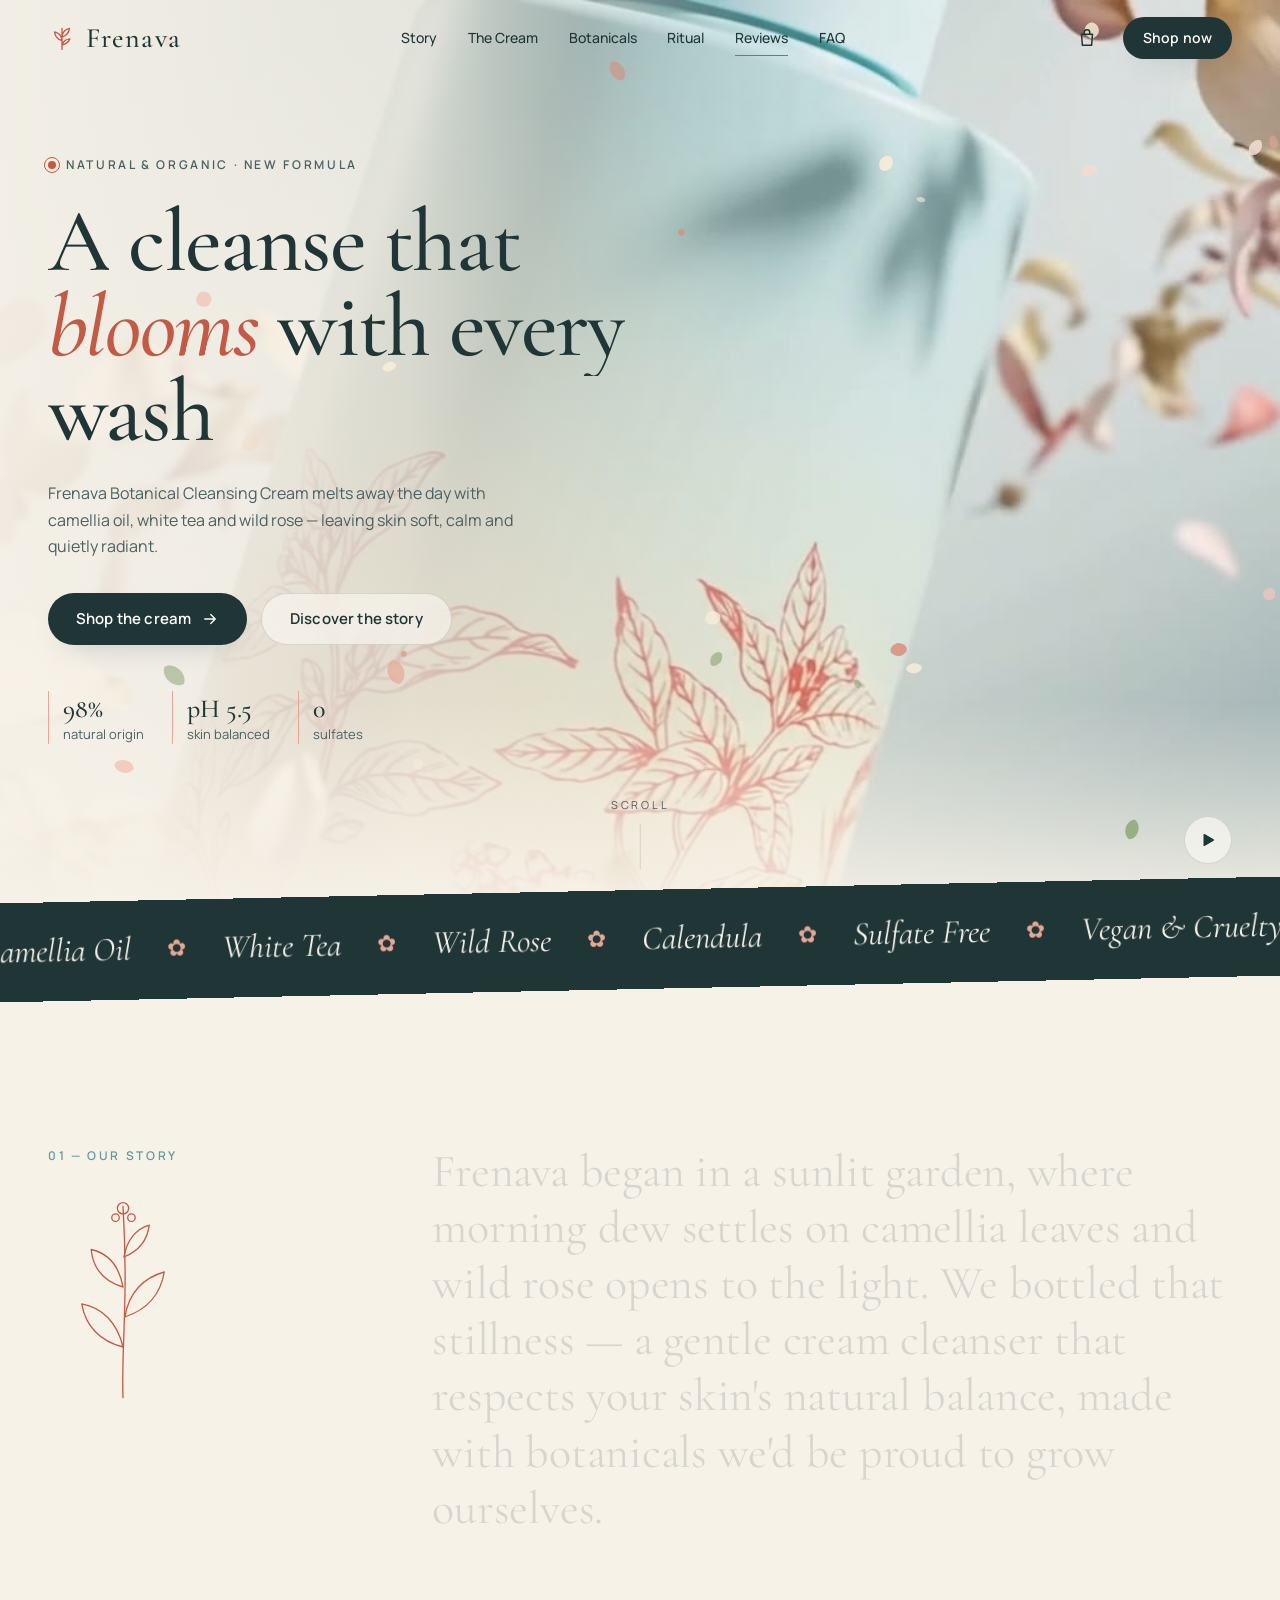
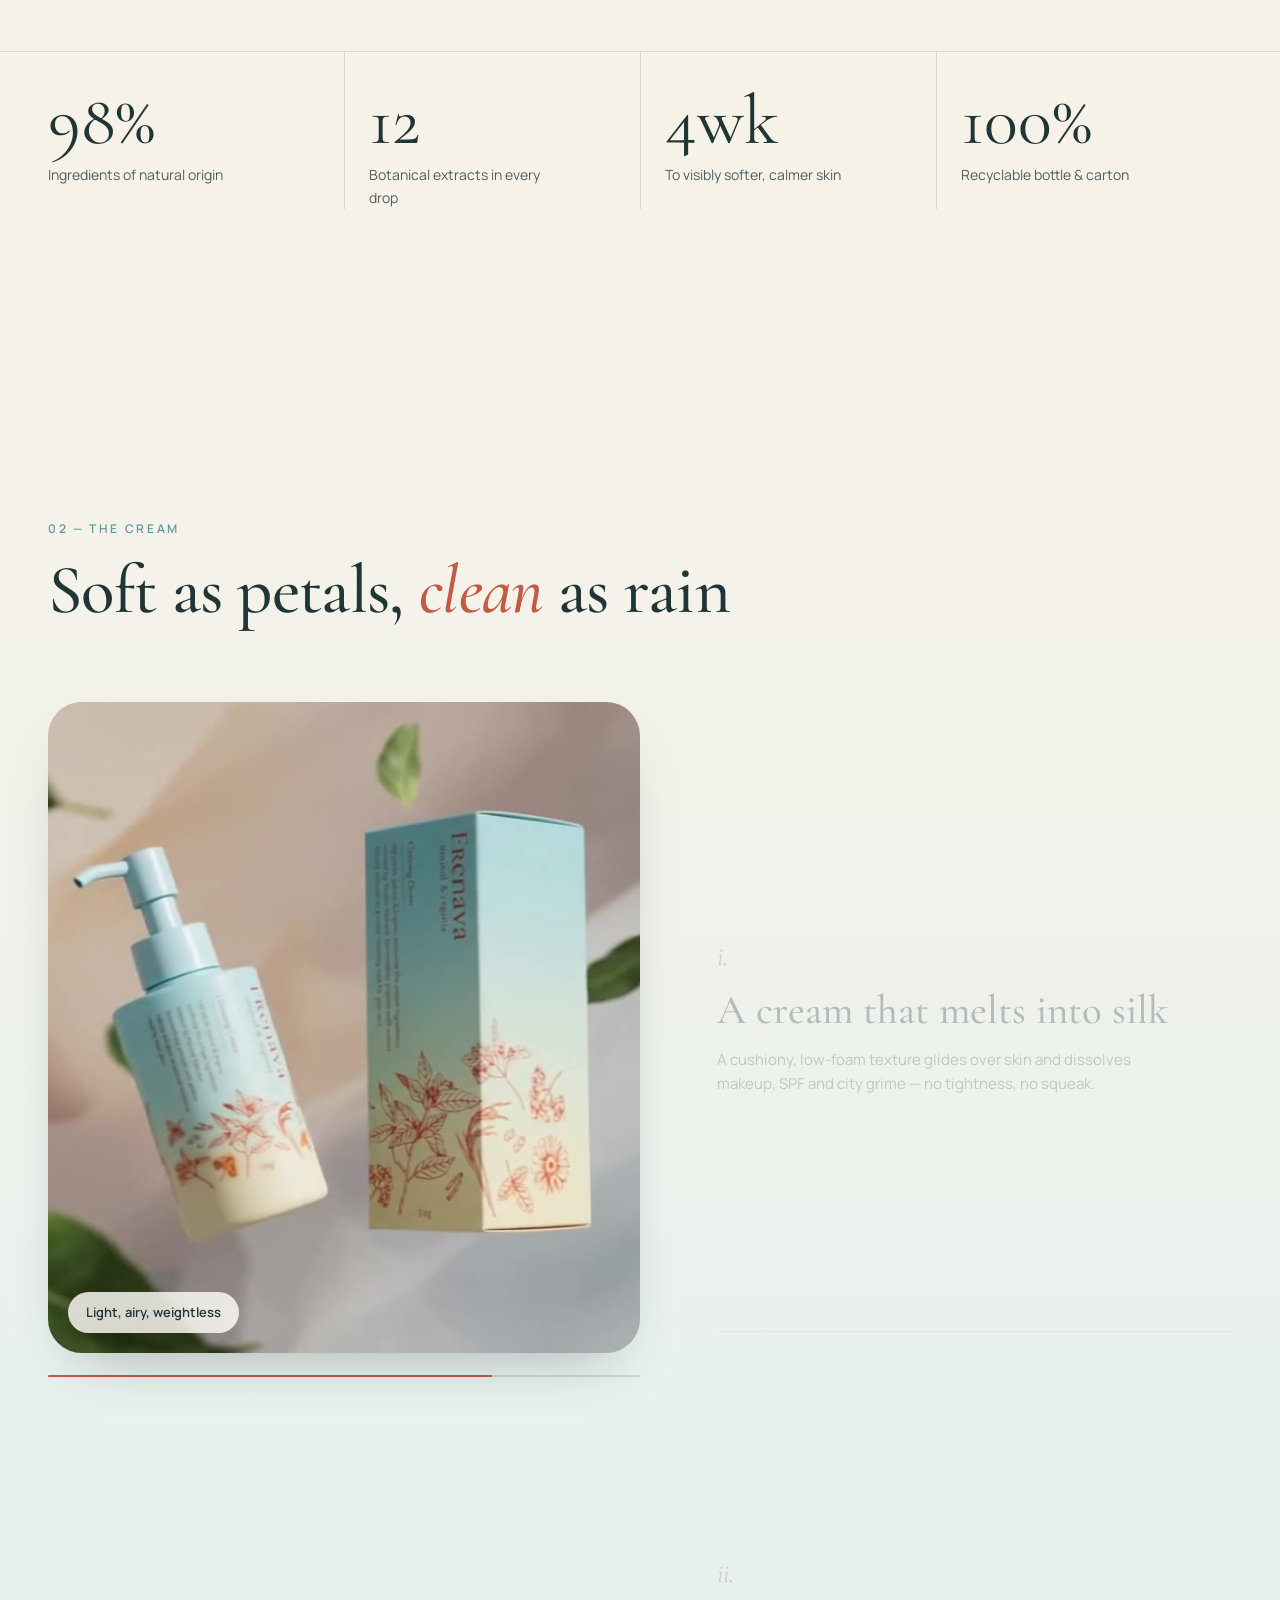
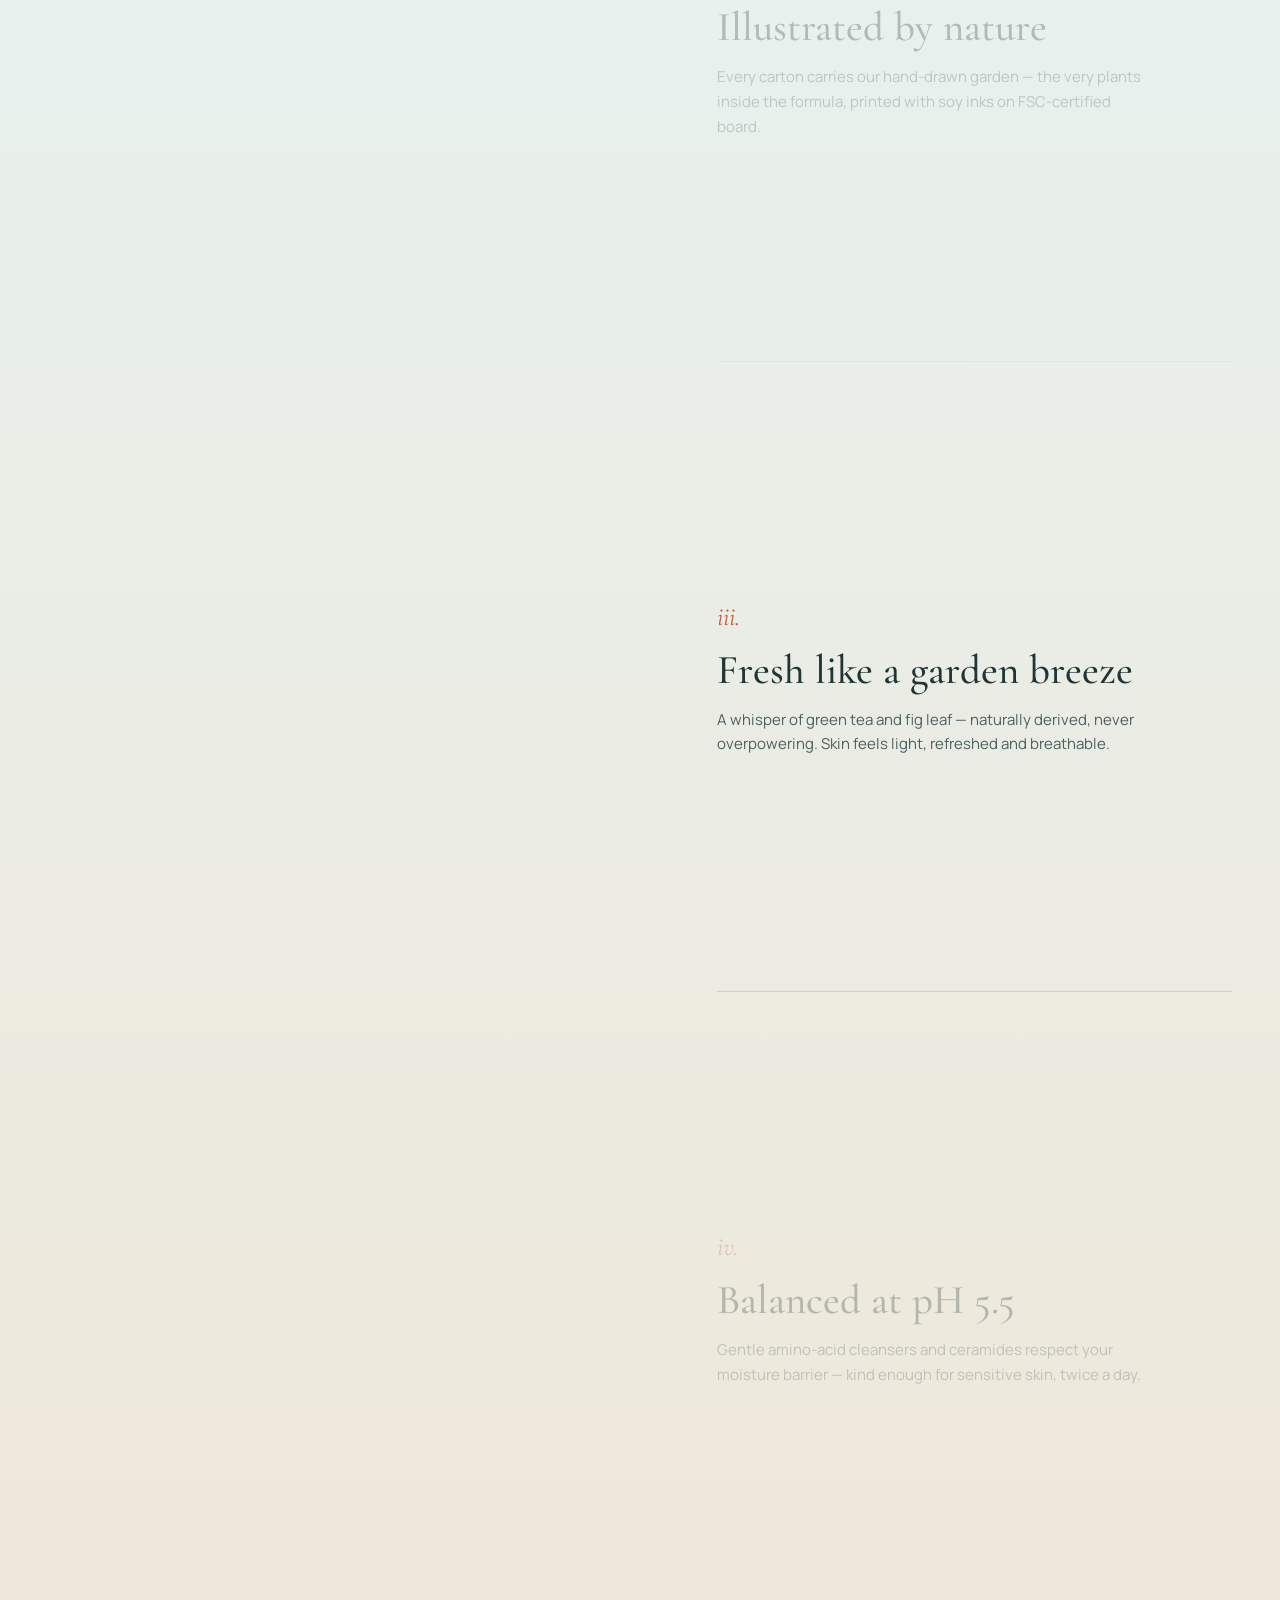
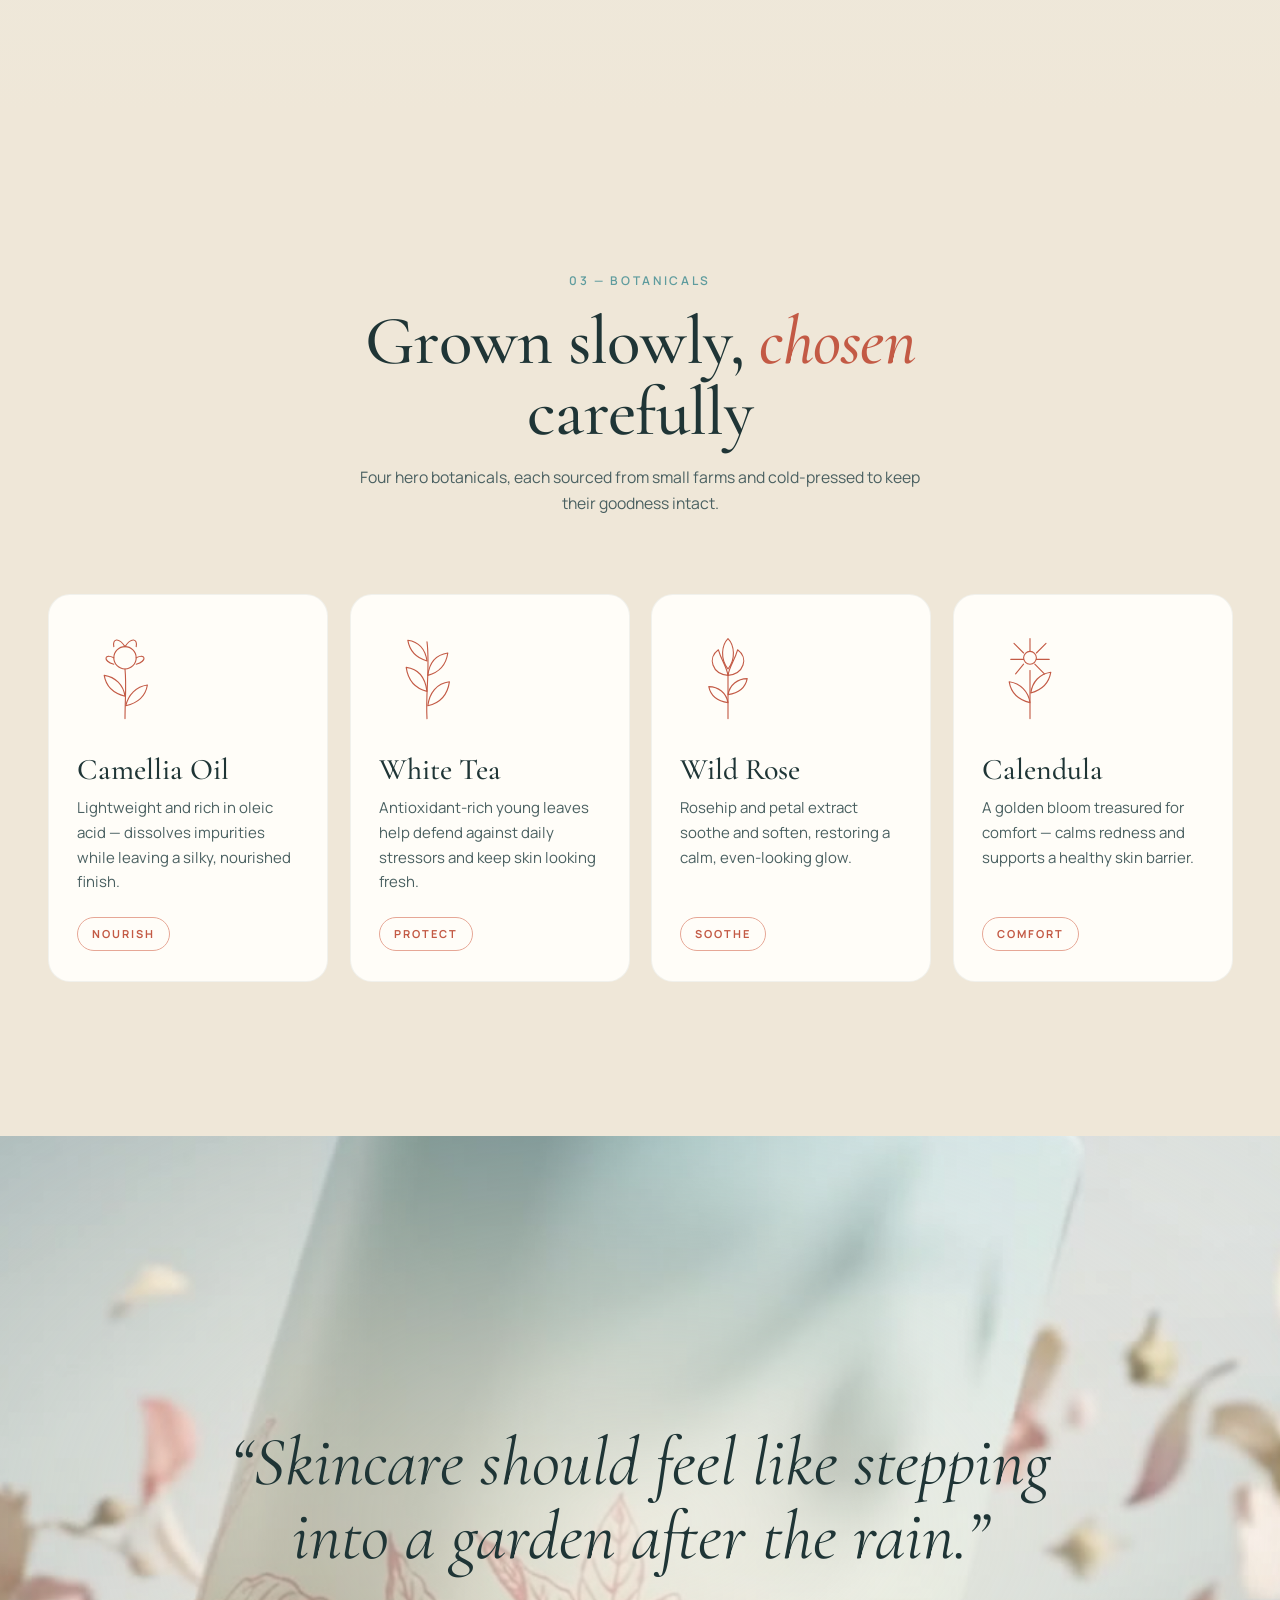
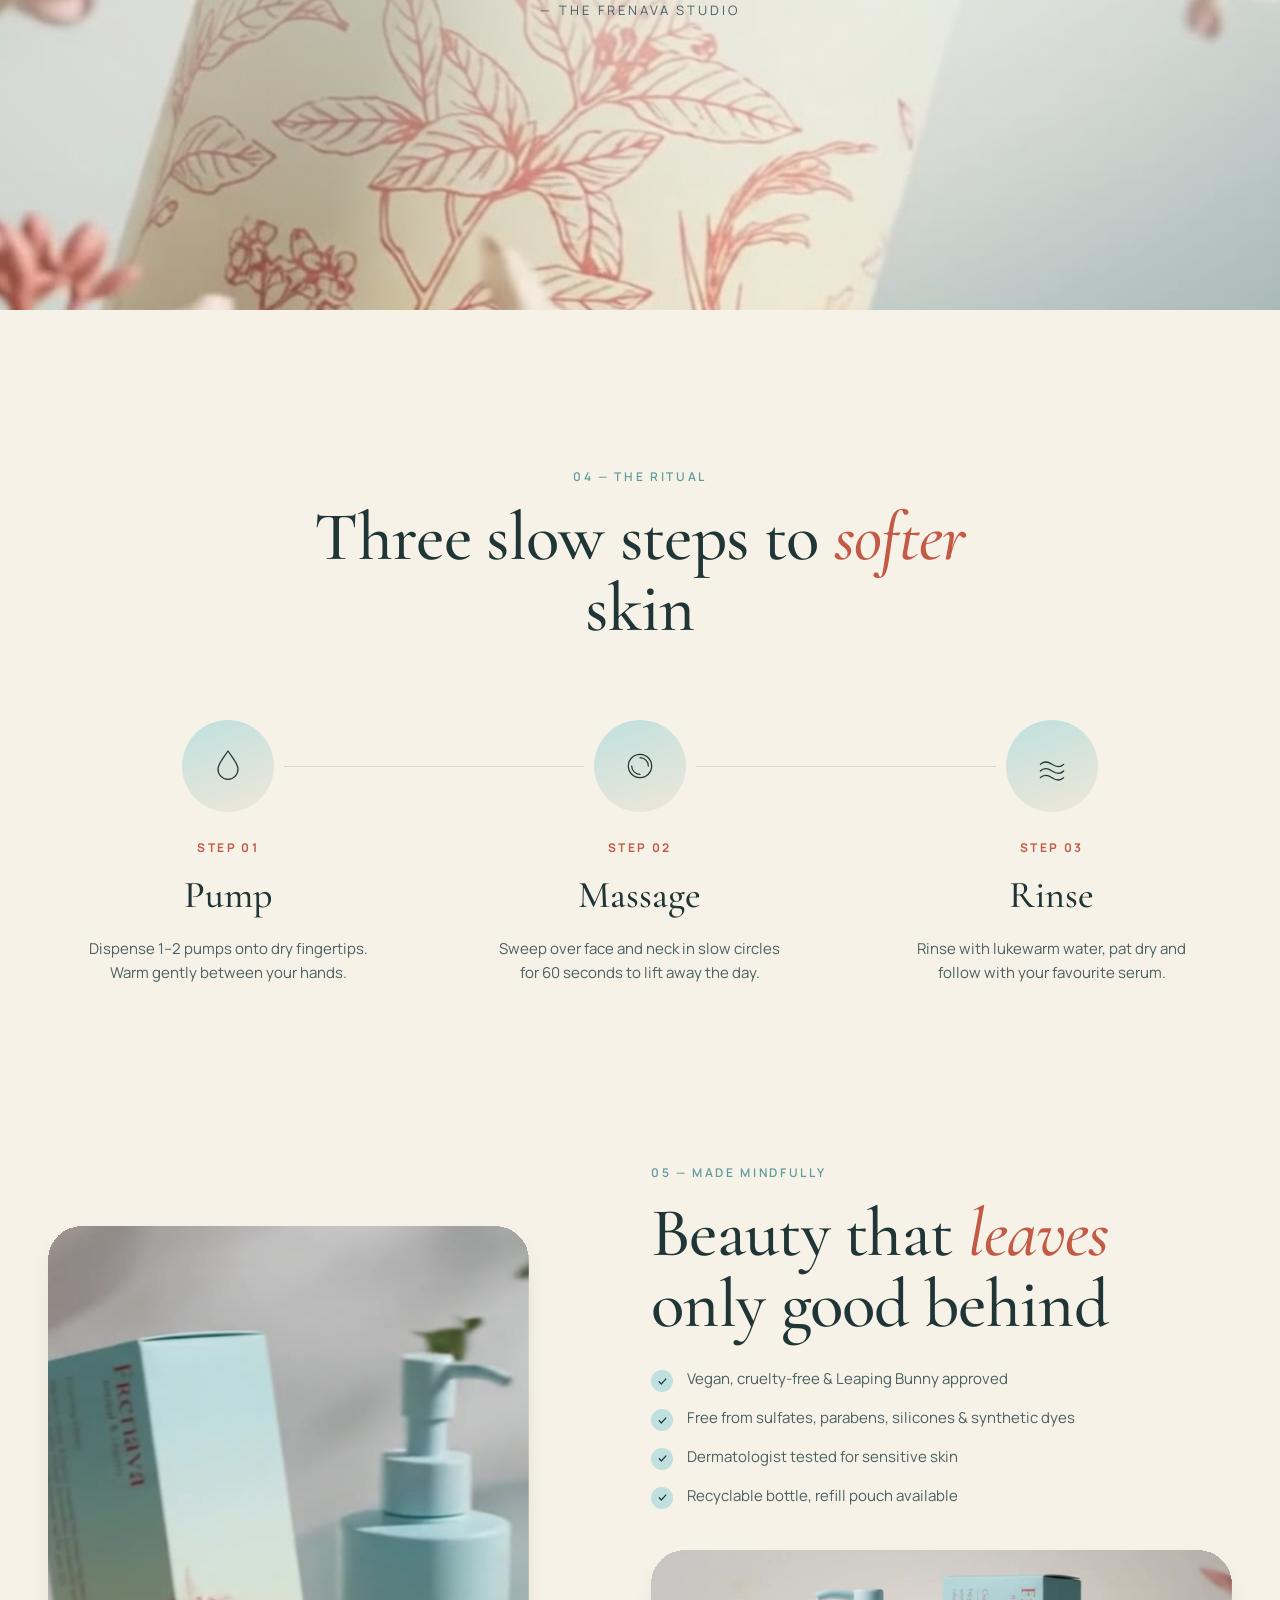
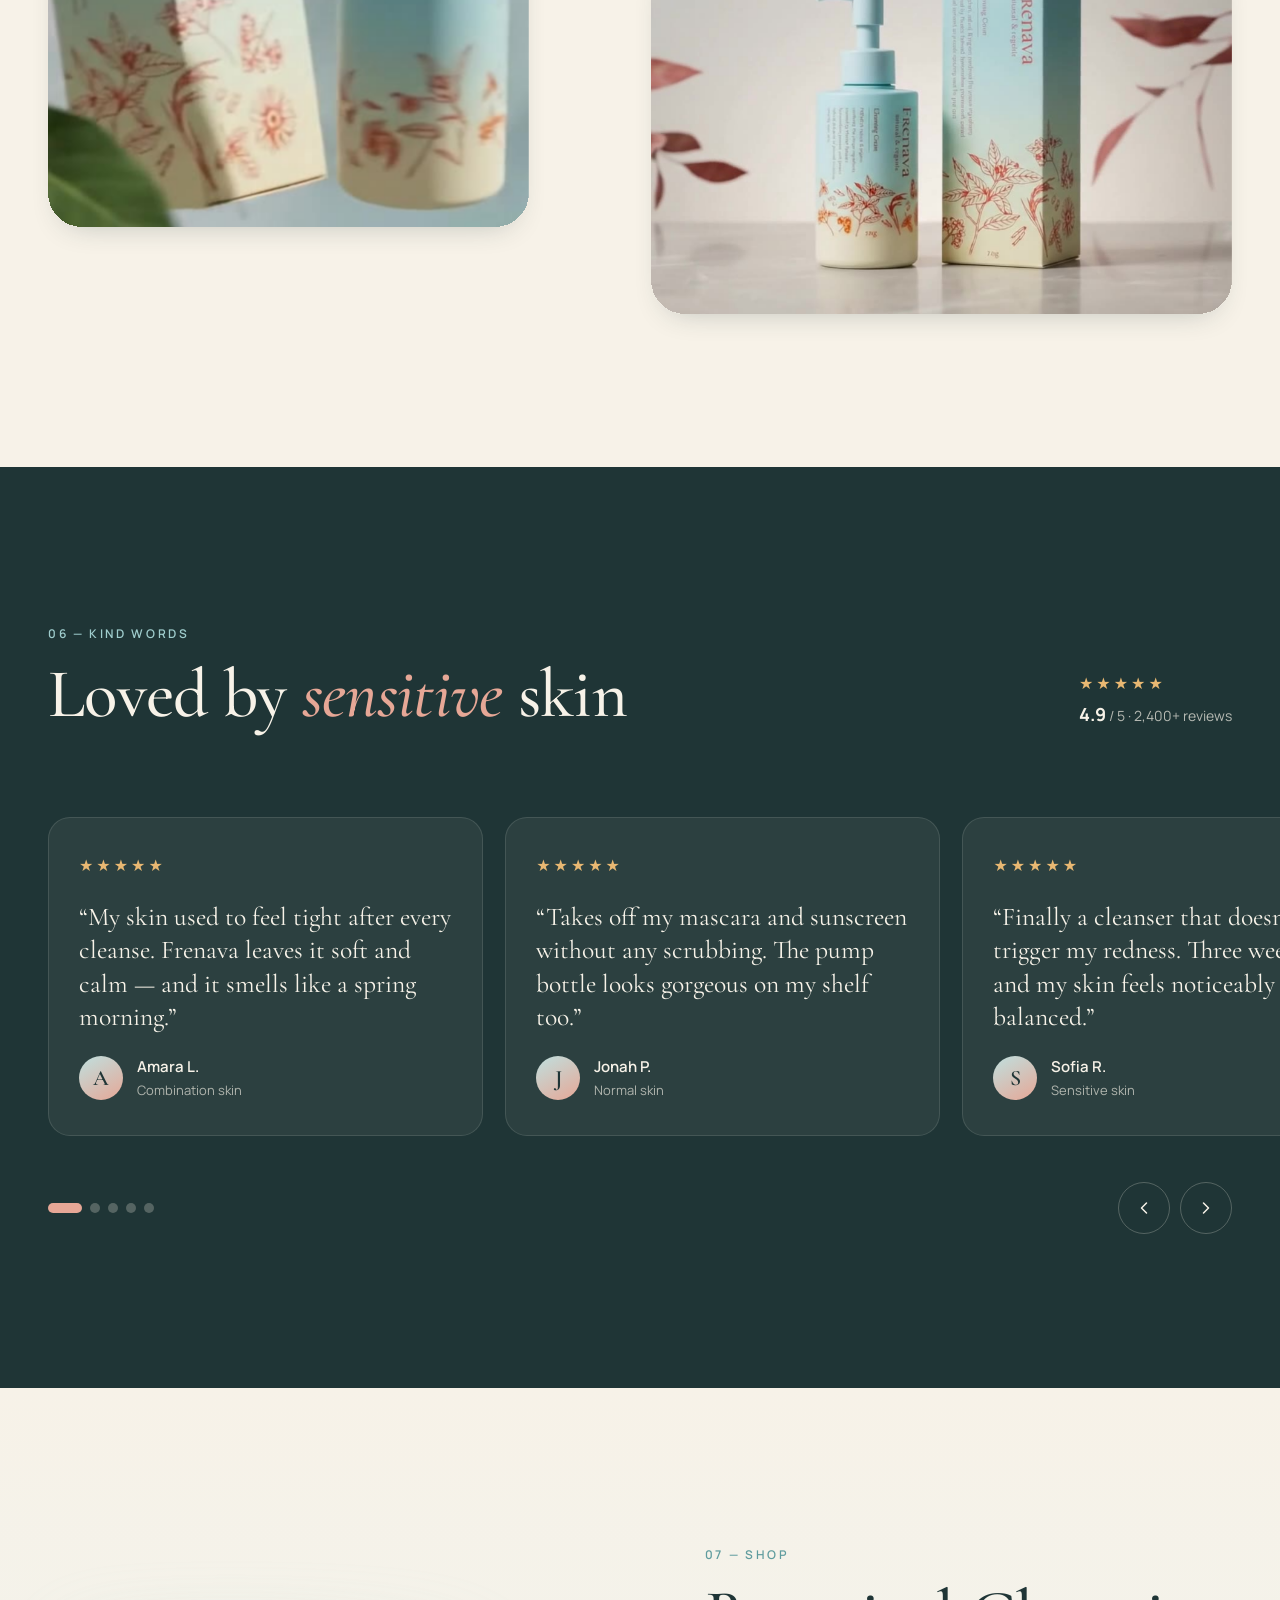
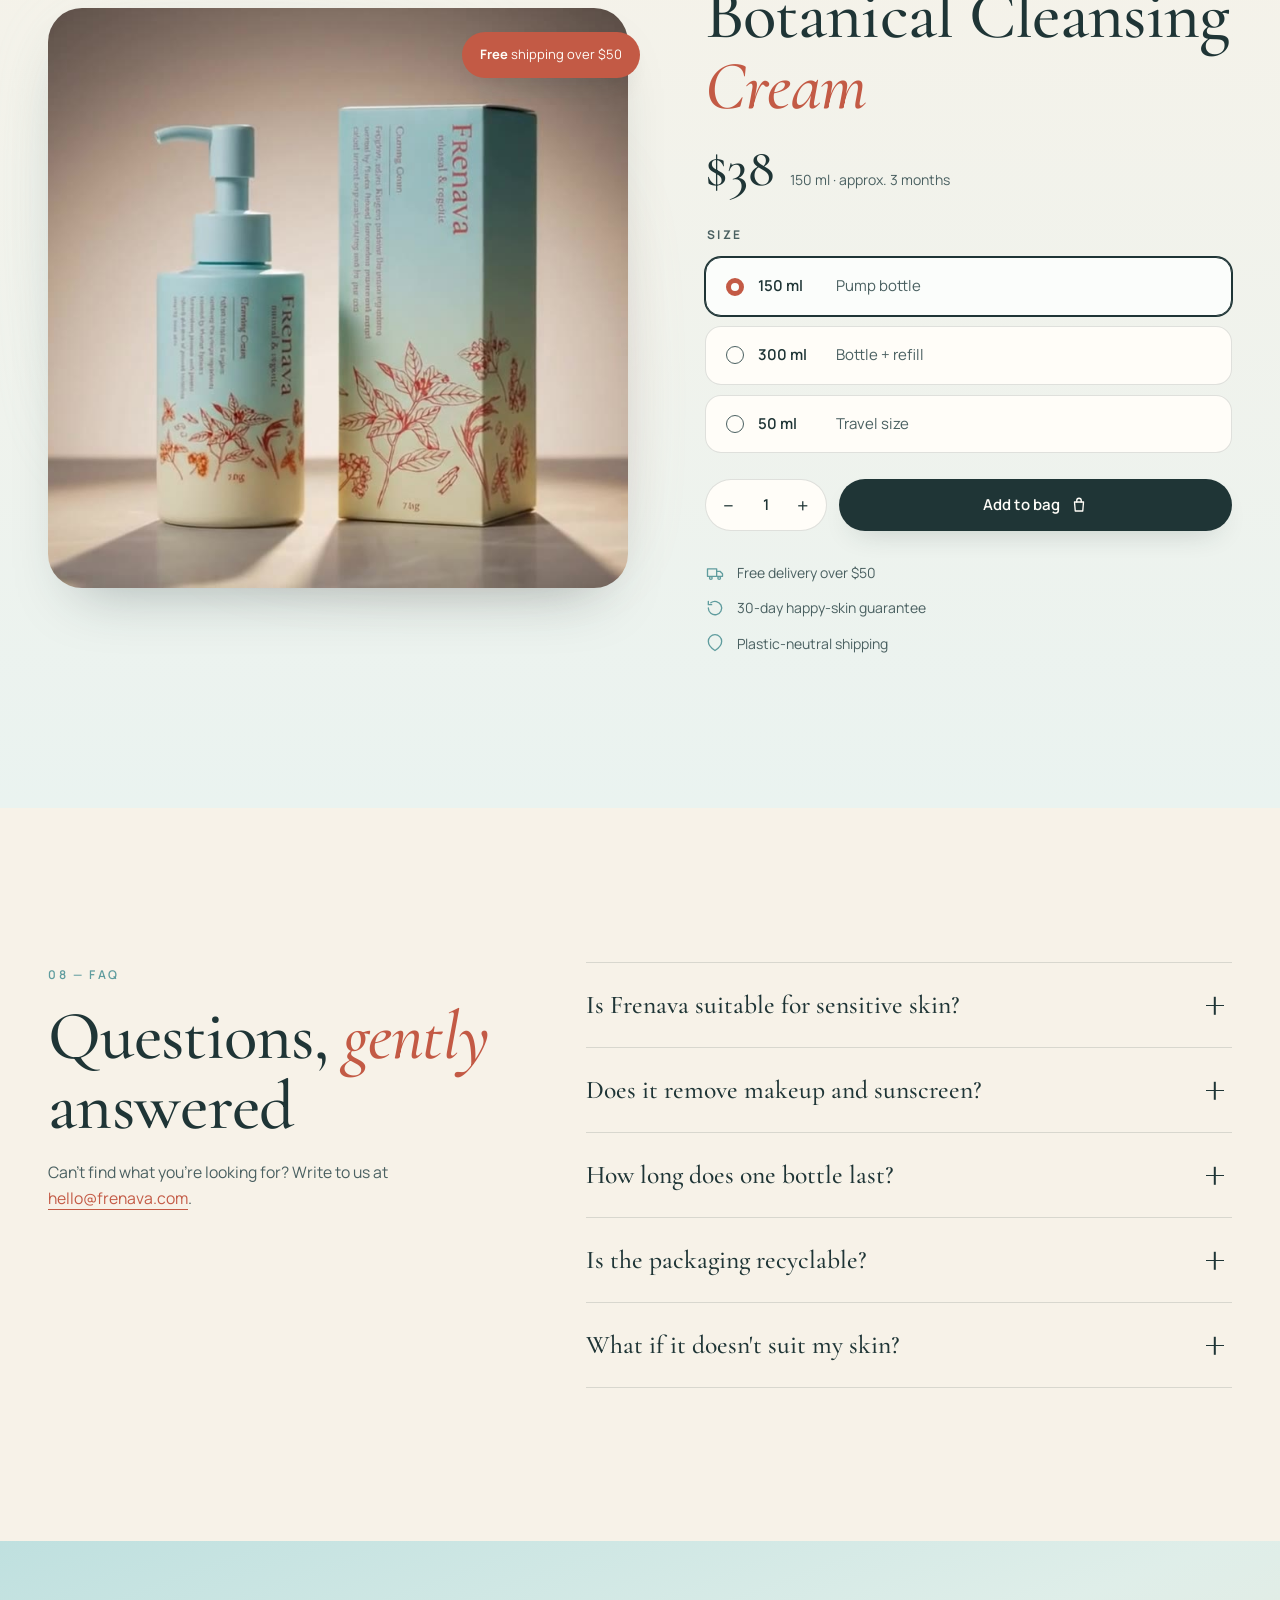
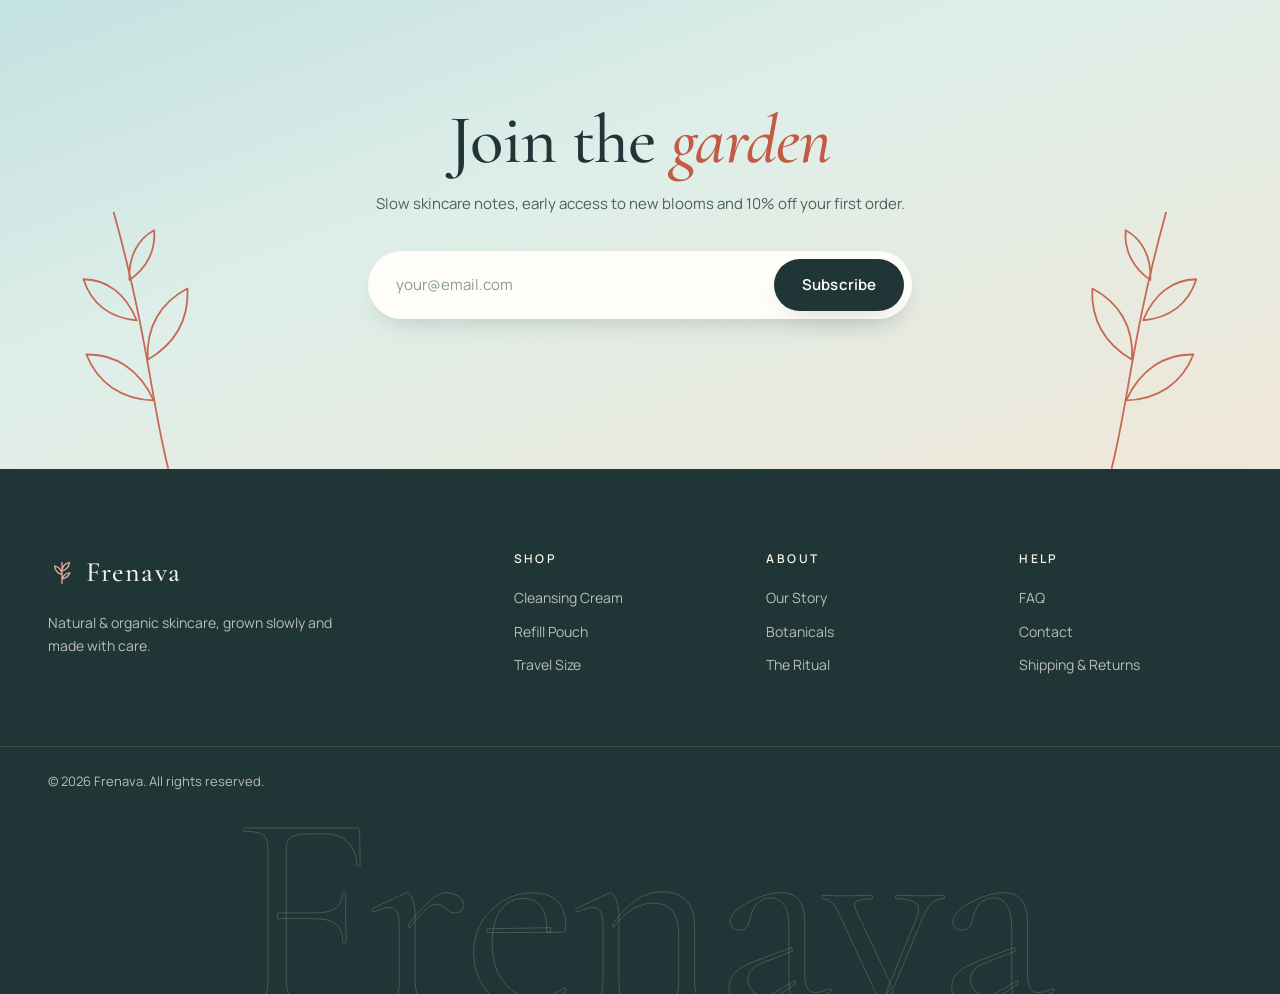
<file: frenava/index.html>
<!doctype html>
<html lang="en">
<head>
  <meta charset="utf-8" />
  <meta name="viewport" content="width=device-width, initial-scale=1, viewport-fit=cover" />
  <title>Frenava — Botanical Cleansing Cream</title>
  <meta name="description" content="Frenava Botanical Cleansing Cream. A gentle, plant-powered cleanse inspired by morning gardens — natural & organic." />
  <meta name="theme-color" content="#f6f1e7" />
  <meta property="og:title" content="Frenava — Botanical Cleansing Cream" />
  <meta property="og:description" content="A gentle, plant-powered cleanse inspired by morning gardens." />
  <meta property="og:image" content="assets/spotlight.jpg" />
  <link rel="preconnect" href="https://fonts.googleapis.com" />
  <link rel="preconnect" href="https://fonts.gstatic.com" crossorigin />
  <link href="https://fonts.googleapis.com/css2?family=Cormorant+Garamond:ital,wght@0,400;0,500;0,600;1,400;1,500&family=Manrope:wght@300;400;500;600;700&display=swap" rel="stylesheet" />
  <link rel="preload" as="image" href="assets/poster.jpg" />
  <link rel="stylesheet" href="styles.css" />
</head>
<body class="is-loading">
  <a class="skip-link" href="#main">Skip to content</a>

  <!-- Intro loader -->
  <div class="loader" aria-hidden="true">
    <div class="loader__mark">
      <svg viewBox="0 0 120 120" class="loader__leaf">
        <path class="draw" d="M60 108 C60 80 60 50 60 14" />
        <path class="draw" d="M60 70 C40 64 28 50 26 32 C44 36 56 50 60 70Z" />
        <path class="draw" d="M60 54 C78 48 90 36 94 18 C76 22 64 34 60 54Z" />
        <path class="draw" d="M60 88 C78 84 90 74 96 60 C78 60 66 72 60 88Z" />
      </svg>
      <span class="loader__word">Frenava</span>
    </div>
  </div>

  <!-- Header -->
  <header class="nav" id="top">
    <div class="nav__inner container">
      <a href="#top" class="nav__logo" aria-label="Frenava home">
        <svg viewBox="0 0 32 32" aria-hidden="true"><path d="M16 29V5M16 19c-5-1.5-8-5-8.5-10 5 1 8 4.5 8.5 10Zm0-4c5-1.5 8-5 8.5-10-5 1-8 4.5-8.5 10Zm0 9c4.5-1 7.5-3.5 9-7-4.5 0-7.5 3-9 7Z"/></svg>
        <span>Frenava</span>
      </a>
      <nav class="nav__links" id="nav-menu" aria-label="Primary">
        <a href="#story">Story</a>
        <a href="#product">The Cream</a>
        <a href="#botanicals">Botanicals</a>
        <a href="#ritual">Ritual</a>
        <a href="#reviews">Reviews</a>
        <a href="#faq">FAQ</a>
        <a href="#shop" class="btn btn--sm btn--ink nav__cta-mobile">Shop now</a>
      </nav>
      <div class="nav__actions">
        <a href="#shop" class="nav__bag" aria-label="Shopping bag, 0 items">
          <svg viewBox="0 0 24 24" aria-hidden="true"><path d="M6 8h12l-1 12H7L6 8Z"/><path d="M9 8V6a3 3 0 0 1 6 0v2"/></svg>
          <span class="nav__bag-count" data-bag-count>0</span>
        </a>
        <a href="#shop" class="btn btn--sm btn--ink nav__cta">Shop now</a>
        <button class="nav__toggle" aria-expanded="false" aria-controls="nav-menu" aria-label="Open menu">
          <span></span><span></span>
        </button>
      </div>
    </div>
  </header>

  <main id="main">
    <!-- HERO -->
    <section class="hero" aria-label="Introduction">
      <div class="hero__media">
        <video class="hero__video" autoplay muted loop playsinline preload="auto" poster="assets/poster.jpg"
               data-src-desktop="assets/hero.mp4" data-src-mobile="assets/hero-mobile.mp4" aria-hidden="true"></video>
        <div class="hero__scrim"></div>
      </div>
      <canvas class="petals" aria-hidden="true"></canvas>

      <div class="hero__content container">
        <p class="eyebrow hero__eyebrow"><span class="dot"></span> Natural &amp; Organic · New Formula</p>
        <h1 class="hero__title" data-split>
          A cleanse that <em>blooms</em> with every wash
        </h1>
        <p class="hero__lede">
          Frenava Botanical Cleansing Cream melts away the day with camellia oil, white tea
          and wild rose — leaving skin soft, calm and quietly radiant.
        </p>
        <div class="hero__ctas">
          <a href="#shop" class="btn btn--ink magnetic">
            <span>Shop the cream</span>
            <svg viewBox="0 0 24 24" aria-hidden="true"><path d="M5 12h14M13 6l6 6-6 6"/></svg>
          </a>
          <a href="#story" class="btn btn--ghost magnetic">Discover the story</a>
        </div>
        <ul class="hero__badges" aria-label="Product highlights">
          <li><strong>98%</strong> natural origin</li>
          <li><strong>pH 5.5</strong> skin balanced</li>
          <li><strong>0</strong> sulfates</li>
        </ul>
      </div>

      <button class="hero__play" aria-label="Pause background video" aria-pressed="false">
        <svg class="i-pause" viewBox="0 0 24 24" aria-hidden="true"><path d="M8 5v14M16 5v14"/></svg>
        <svg class="i-play" viewBox="0 0 24 24" aria-hidden="true"><path d="M7 5l12 7-12 7V5Z"/></svg>
      </button>

      <a href="#story" class="hero__scroll" aria-label="Scroll to story">
        <span>Scroll</span>
        <i></i>
      </a>
    </section>

    <!-- MARQUEE -->
    <div class="marquee" aria-hidden="true">
      <div class="marquee__track">
        <span>Camellia Oil</span><span class="sep">✿</span>
        <span>White Tea</span><span class="sep">✿</span>
        <span>Wild Rose</span><span class="sep">✿</span>
        <span>Calendula</span><span class="sep">✿</span>
        <span>Sulfate Free</span><span class="sep">✿</span>
        <span>Vegan &amp; Cruelty Free</span><span class="sep">✿</span>
        <span>Recyclable Packaging</span><span class="sep">✿</span>
        <span>Camellia Oil</span><span class="sep">✿</span>
        <span>White Tea</span><span class="sep">✿</span>
        <span>Wild Rose</span><span class="sep">✿</span>
        <span>Calendula</span><span class="sep">✿</span>
        <span>Sulfate Free</span><span class="sep">✿</span>
        <span>Vegan &amp; Cruelty Free</span><span class="sep">✿</span>
        <span>Recyclable Packaging</span><span class="sep">✿</span>
      </div>
    </div>

    <!-- STORY -->
    <section class="story section" id="story">
      <div class="container story__grid">
        <div class="story__label" data-reveal>
          <p class="eyebrow">01 — Our Story</p>
          <svg class="botanical story__sprig" viewBox="0 0 160 220" aria-hidden="true">
            <path class="draw" d="M80 214 C78 160 86 110 80 10" />
            <path class="draw" d="M80 160 C56 154 40 138 36 114 C58 118 74 134 80 160Z" />
            <path class="draw" d="M82 128 C106 120 120 104 124 80 C102 86 86 102 82 128Z" />
            <path class="draw" d="M80 96 C60 90 48 76 46 56 C64 60 76 74 80 96Z" />
            <path class="draw" d="M81 64 C96 58 106 46 108 30 C94 34 84 46 81 64Z" />
            <circle class="draw" cx="80" cy="12" r="6" />
            <circle class="draw" cx="72" cy="22" r="4" />
            <circle class="draw" cx="89" cy="22" r="4" />
          </svg>
        </div>
        <p class="story__text" data-words>
          Frenava began in a sunlit garden, where morning dew settles on camellia leaves and wild rose
          opens to the light. We bottled that stillness — a gentle cream cleanser that respects your
          skin's natural balance, made with botanicals we'd be proud to grow ourselves.
        </p>
      </div>

      <div class="container stats" data-reveal>
        <div class="stat">
          <span class="stat__num" data-count="98" data-suffix="%">0</span>
          <span class="stat__label">Ingredients of natural origin</span>
        </div>
        <div class="stat">
          <span class="stat__num" data-count="12">0</span>
          <span class="stat__label">Botanical extracts in every drop</span>
        </div>
        <div class="stat">
          <span class="stat__num" data-count="4" data-suffix="wk">0</span>
          <span class="stat__label">To visibly softer, calmer skin</span>
        </div>
        <div class="stat">
          <span class="stat__num" data-count="100" data-suffix="%">0</span>
          <span class="stat__label">Recyclable bottle &amp; carton</span>
        </div>
      </div>
    </section>

    <!-- PRODUCT SHOWCASE (sticky) -->
    <section class="showcase section" id="product">
      <div class="container">
        <header class="section-head" data-reveal>
          <p class="eyebrow">02 — The Cream</p>
          <h2 class="h2">Soft as petals, <em>clean</em> as rain</h2>
        </header>
      </div>
      <div class="container showcase__grid">
        <div class="showcase__visual">
          <div class="showcase__frame">
            <img src="assets/spotlight.jpg" alt="Frenava pump bottle and carton under warm spotlight" class="is-active" data-shot="0" loading="lazy" width="1280" height="720" />
            <img src="assets/box.jpg" alt="Close-up of the Frenava carton with botanical illustration" data-shot="1" loading="lazy" width="1280" height="720" />
            <img src="assets/float.jpg" alt="Frenava bottle and carton floating among green leaves" data-shot="2" loading="lazy" width="1280" height="720" />
            <img src="assets/branch.jpg" alt="Frenava bottle and carton beside a red leaf branch" data-shot="3" loading="lazy" width="1280" height="720" />
            <div class="showcase__tag"><span data-shot-label>150 ml · Pump bottle</span></div>
          </div>
          <div class="showcase__progress" aria-hidden="true"><i></i></div>
        </div>
        <ol class="showcase__features">
          <li class="feature is-active" data-feature="0" data-label="150 ml · Pump bottle">
            <span class="feature__num">i.</span>
            <h3>A cream that melts into silk</h3>
            <p>A cushiony, low-foam texture glides over skin and dissolves makeup, SPF and city grime — no tightness, no squeak.</p>
            <img class="feature__img" src="assets/spotlight.jpg" alt="" loading="lazy" />
          </li>
          <li class="feature" data-feature="1" data-label="Hand-drawn botanical art">
            <span class="feature__num">ii.</span>
            <h3>Illustrated by nature</h3>
            <p>Every carton carries our hand-drawn garden — the very plants inside the formula, printed with soy inks on FSC-certified board.</p>
            <img class="feature__img" src="assets/box.jpg" alt="" loading="lazy" />
          </li>
          <li class="feature" data-feature="2" data-label="Light, airy, weightless">
            <span class="feature__num">iii.</span>
            <h3>Fresh like a garden breeze</h3>
            <p>A whisper of green tea and fig leaf — naturally derived, never overpowering. Skin feels light, refreshed and breathable.</p>
            <img class="feature__img" src="assets/float.jpg" alt="" loading="lazy" />
          </li>
          <li class="feature" data-feature="3" data-label="Skin-barrier friendly">
            <span class="feature__num">iv.</span>
            <h3>Balanced at pH 5.5</h3>
            <p>Gentle amino-acid cleansers and ceramides respect your moisture barrier — kind enough for sensitive skin, twice a day.</p>
            <img class="feature__img" src="assets/branch.jpg" alt="" loading="lazy" />
          </li>
        </ol>
      </div>
    </section>

    <!-- BOTANICALS -->
    <section class="botanicals section" id="botanicals">
      <div class="container">
        <header class="section-head section-head--center" data-reveal>
          <p class="eyebrow">03 — Botanicals</p>
          <h2 class="h2">Grown slowly, <em>chosen</em> carefully</h2>
          <p class="section-lede">Four hero botanicals, each sourced from small farms and cold-pressed to keep their goodness intact.</p>
        </header>

        <div class="cards">
          <article class="card tilt" data-reveal style="--d:0">
            <svg class="botanical card__art" viewBox="0 0 120 120" aria-hidden="true">
              <path class="draw" d="M60 112 C60 90 62 70 60 50" />
              <circle class="draw" cx="60" cy="36" r="14" />
              <path class="draw" d="M60 22 C52 10 44 12 46 22 M60 22 C68 10 76 12 74 22 M46 36 C34 30 32 40 46 44 M74 36 C86 30 88 40 74 44" />
              <path class="draw" d="M60 84 C44 80 36 70 34 58 C48 60 58 70 60 84Z" />
              <path class="draw" d="M61 96 C78 92 86 82 88 70 C74 72 64 82 61 96Z" />
            </svg>
            <h3>Camellia Oil</h3>
            <p>Lightweight and rich in oleic acid — dissolves impurities while leaving a silky, nourished finish.</p>
            <span class="card__tag">Nourish</span>
          </article>
          <article class="card tilt" data-reveal style="--d:1">
            <svg class="botanical card__art" viewBox="0 0 120 120" aria-hidden="true">
              <path class="draw" d="M60 112 C58 80 64 48 60 16" />
              <path class="draw" d="M60 40 C46 36 38 26 36 14 C50 16 58 26 60 40Z" />
              <path class="draw" d="M61 58 C76 54 84 44 86 30 C72 32 63 42 61 58Z" />
              <path class="draw" d="M60 78 C44 74 36 62 34 48 C50 50 58 62 60 78Z" />
              <path class="draw" d="M61 96 C78 92 86 80 88 66 C72 68 63 80 61 96Z" />
            </svg>
            <h3>White Tea</h3>
            <p>Antioxidant-rich young leaves help defend against daily stressors and keep skin looking fresh.</p>
            <span class="card__tag">Protect</span>
          </article>
          <article class="card tilt" data-reveal style="--d:2">
            <svg class="botanical card__art" viewBox="0 0 120 120" aria-hidden="true">
              <path class="draw" d="M60 112 C60 92 60 74 60 58" />
              <path class="draw" d="M60 58 C40 56 34 36 48 26 C52 40 58 46 60 58Z" />
              <path class="draw" d="M60 58 C80 56 86 36 72 26 C68 40 62 46 60 58Z" />
              <path class="draw" d="M60 50 C50 38 52 20 60 12 C68 20 70 38 60 50Z" />
              <path class="draw" d="M60 92 C46 90 38 82 36 72 C48 72 58 80 60 92Z" />
              <path class="draw" d="M60 82 C74 80 82 72 84 62 C72 62 62 70 60 82Z" />
            </svg>
            <h3>Wild Rose</h3>
            <p>Rosehip and petal extract soothe and soften, restoring a calm, even-looking glow.</p>
            <span class="card__tag">Soothe</span>
          </article>
          <article class="card tilt" data-reveal style="--d:3">
            <svg class="botanical card__art" viewBox="0 0 120 120" aria-hidden="true">
              <path class="draw" d="M60 112 C60 90 60 70 60 52" />
              <circle class="draw" cx="60" cy="36" r="8" />
              <path class="draw" d="M60 28 L60 12 M68 30 L80 18 M68 38 L84 38 M66 44 L78 56 M52 44 L42 56 M52 38 L36 38 M52 30 L40 18" />
              <path class="draw" d="M60 92 C44 88 36 78 34 66 C48 68 58 78 60 92Z" />
              <path class="draw" d="M61 80 C76 76 84 66 86 54 C72 56 63 66 61 80Z" />
            </svg>
            <h3>Calendula</h3>
            <p>A golden bloom treasured for comfort — calms redness and supports a healthy skin barrier.</p>
            <span class="card__tag">Comfort</span>
          </article>
        </div>
      </div>
    </section>

    <!-- PARALLAX BANNER -->
    <section class="banner" aria-label="Brand statement">
      <div class="banner__img" data-parallax="0.18">
        <img src="assets/petals.jpg" alt="" loading="lazy" />
      </div>
      <div class="banner__veil"></div>
      <blockquote class="banner__quote container" data-reveal>
        <p>“Skincare should feel like stepping into a garden after the rain.”</p>
        <cite>— The Frenava Studio</cite>
      </blockquote>
    </section>

    <!-- RITUAL -->
    <section class="ritual section" id="ritual">
      <div class="container">
        <header class="section-head section-head--center" data-reveal>
          <p class="eyebrow">04 — The Ritual</p>
          <h2 class="h2">Three slow steps to <em>softer</em> skin</h2>
        </header>

        <div class="steps" data-steps>
          <div class="steps__line" aria-hidden="true"><i></i></div>
          <article class="step" data-reveal style="--d:0">
            <div class="step__icon">
              <svg viewBox="0 0 48 48" aria-hidden="true"><path d="M24 6c6 9 12 15 12 22a12 12 0 0 1-24 0c0-7 6-13 12-22Z"/></svg>
            </div>
            <span class="step__num">Step 01</span>
            <h3>Pump</h3>
            <p>Dispense 1–2 pumps onto dry fingertips. Warm gently between your hands.</p>
          </article>
          <article class="step" data-reveal style="--d:1">
            <div class="step__icon">
              <svg viewBox="0 0 48 48" aria-hidden="true"><circle cx="24" cy="24" r="14"/><path d="M24 14a10 10 0 0 1 10 10M24 34a10 10 0 0 1-10-10"/></svg>
            </div>
            <span class="step__num">Step 02</span>
            <h3>Massage</h3>
            <p>Sweep over face and neck in slow circles for 60 seconds to lift away the day.</p>
          </article>
          <article class="step" data-reveal style="--d:2">
            <div class="step__icon">
              <svg viewBox="0 0 48 48" aria-hidden="true"><path d="M10 30c4-4 8-4 14 0s10 4 14 0M10 22c4-4 8-4 14 0s10 4 14 0M10 38c4-4 8-4 14 0s10 4 14 0"/></svg>
            </div>
            <span class="step__num">Step 03</span>
            <h3>Rinse</h3>
            <p>Rinse with lukewarm water, pat dry and follow with your favourite serum.</p>
          </article>
        </div>
      </div>
    </section>

    <!-- GALLERY -->
    <section class="gallery section" aria-label="Gallery">
      <div class="container gallery__grid">
        <figure class="gallery__item gallery__item--tall" data-reveal>
          <div class="gallery__inner" data-parallax="-0.06"><img src="assets/float-2.jpg" alt="Frenava bottle floating with leaves" loading="lazy" /></div>
        </figure>
        <div class="gallery__copy" data-reveal>
          <p class="eyebrow">05 — Made Mindfully</p>
          <h2 class="h2">Beauty that <em>leaves</em> only good behind</h2>
          <ul class="checks">
            <li>Vegan, cruelty-free &amp; Leaping Bunny approved</li>
            <li>Free from sulfates, parabens, silicones &amp; synthetic dyes</li>
            <li>Dermatologist tested for sensitive skin</li>
            <li>Recyclable bottle, refill pouch available</li>
          </ul>
        </div>
        <figure class="gallery__item gallery__item--wide" data-reveal>
          <div class="gallery__inner" data-parallax="0.06"><img src="assets/branch.jpg" alt="Frenava bottle and carton on marble" loading="lazy" /></div>
        </figure>
      </div>
    </section>

    <!-- REVIEWS -->
    <section class="reviews section" id="reviews">
      <div class="container">
        <header class="section-head reviews__head" data-reveal>
          <div>
            <p class="eyebrow">06 — Kind Words</p>
            <h2 class="h2">Loved by <em>sensitive</em> skin</h2>
          </div>
          <div class="reviews__rating">
            <span class="stars" aria-hidden="true">★★★★★</span>
            <span><strong>4.9</strong> / 5 · 2,400+ reviews</span>
          </div>
        </header>
      </div>

      <div class="carousel" data-carousel>
        <div class="carousel__track" tabindex="0" aria-label="Customer reviews" role="region">
          <figure class="review">
            <span class="stars" aria-label="5 out of 5 stars">★★★★★</span>
            <blockquote>“My skin used to feel tight after every cleanse. Frenava leaves it soft and calm — and it smells like a spring morning.”</blockquote>
            <figcaption><span class="avatar">A</span><span><strong>Amara L.</strong> Combination skin</span></figcaption>
          </figure>
          <figure class="review">
            <span class="stars" aria-label="5 out of 5 stars">★★★★★</span>
            <blockquote>“Takes off my mascara and sunscreen without any scrubbing. The pump bottle looks gorgeous on my shelf too.”</blockquote>
            <figcaption><span class="avatar">J</span><span><strong>Jonah P.</strong> Normal skin</span></figcaption>
          </figure>
          <figure class="review">
            <span class="stars" aria-label="5 out of 5 stars">★★★★★</span>
            <blockquote>“Finally a cleanser that doesn't trigger my redness. Three weeks in and my skin feels noticeably more balanced.”</blockquote>
            <figcaption><span class="avatar">S</span><span><strong>Sofia R.</strong> Sensitive skin</span></figcaption>
          </figure>
          <figure class="review">
            <span class="stars" aria-label="5 out of 5 stars">★★★★★</span>
            <blockquote>“The texture is unreal — like whipped silk. A tiny amount goes a long way, my bottle lasted almost three months.”</blockquote>
            <figcaption><span class="avatar">M</span><span><strong>Maya K.</strong> Dry skin</span></figcaption>
          </figure>
          <figure class="review">
            <span class="stars" aria-label="5 out of 5 stars">★★★★★</span>
            <blockquote>“I love that the box is recyclable and the ingredients are so clean. It's become my favourite evening ritual.”</blockquote>
            <figcaption><span class="avatar">E</span><span><strong>Elena V.</strong> Oily skin</span></figcaption>
          </figure>
        </div>
        <div class="container carousel__controls">
          <div class="carousel__dots" role="tablist" aria-label="Choose review"></div>
          <div class="carousel__arrows">
            <button class="round-btn" data-prev aria-label="Previous review"><svg viewBox="0 0 24 24" aria-hidden="true"><path d="M15 6l-6 6 6 6"/></svg></button>
            <button class="round-btn" data-next aria-label="Next review"><svg viewBox="0 0 24 24" aria-hidden="true"><path d="M9 6l6 6-6 6"/></svg></button>
          </div>
        </div>
      </div>
    </section>

    <!-- SHOP -->
    <section class="shop section" id="shop">
      <div class="container shop__grid">
        <div class="shop__visual" data-reveal>
          <div class="shop__blob" aria-hidden="true"></div>
          <img src="assets/spotlight.jpg" alt="Frenava Botanical Cleansing Cream bottle and carton" loading="lazy" />
          <span class="shop__badge"><b>Free</b> shipping over $50</span>
        </div>
        <div class="shop__panel" data-reveal style="--d:1">
          <p class="eyebrow">07 — Shop</p>
          <h2 class="h2">Botanical Cleansing <em>Cream</em></h2>
          <div class="shop__price">
            <span class="price" data-price>$38</span>
            <span class="price-note" data-price-note>150 ml · approx. 3 months</span>
          </div>

          <fieldset class="options">
            <legend>Size</legend>
            <label class="option">
              <input type="radio" name="size" value="150" data-price="38" data-note="150 ml · approx. 3 months" checked />
              <span><b>150 ml</b> Pump bottle</span>
            </label>
            <label class="option">
              <input type="radio" name="size" value="300" data-price="64" data-note="300 ml · approx. 6 months · save 16%" />
              <span><b>300 ml</b> Bottle + refill</span>
            </label>
            <label class="option">
              <input type="radio" name="size" value="50" data-price="16" data-note="50 ml · perfect for travel" />
              <span><b>50 ml</b> Travel size</span>
            </label>
          </fieldset>

          <div class="shop__buy">
            <div class="qty" role="group" aria-label="Quantity">
              <button type="button" data-qty="-1" aria-label="Decrease quantity">−</button>
              <output data-qty-value aria-live="polite">1</output>
              <button type="button" data-qty="1" aria-label="Increase quantity">+</button>
            </div>
            <button class="btn btn--ink btn--block magnetic" data-add>
              <span>Add to bag</span>
              <svg viewBox="0 0 24 24" aria-hidden="true"><path d="M6 8h12l-1 12H7L6 8Z"/><path d="M9 8V6a3 3 0 0 1 6 0v2"/></svg>
            </button>
          </div>

          <ul class="shop__perks">
            <li><svg viewBox="0 0 24 24" aria-hidden="true"><path d="M3 7h11v9H3zM14 10h4l3 3v3h-7"/><circle cx="7" cy="18" r="1.6"/><circle cx="17" cy="18" r="1.6"/></svg> Free delivery over $50</li>
            <li><svg viewBox="0 0 24 24" aria-hidden="true"><path d="M4 12a8 8 0 1 0 3-6.2M4 4v4h4"/></svg> 30-day happy-skin guarantee</li>
            <li><svg viewBox="0 0 24 24" aria-hidden="true"><path d="M12 21c-5-3-8-7-8-11a8 8 0 0 1 16 0c0 4-3 8-8 11Z"/></svg> Plastic-neutral shipping</li>
          </ul>
        </div>
      </div>
    </section>

    <!-- FAQ -->
    <section class="faq section" id="faq">
      <div class="container faq__grid">
        <header class="section-head" data-reveal>
          <p class="eyebrow">08 — FAQ</p>
          <h2 class="h2">Questions, <em>gently</em> answered</h2>
          <p class="section-lede">Can't find what you're looking for? Write to us at <a href="mailto:hello@frenava.com">hello@frenava.com</a>.</p>
        </header>
        <div class="accordion" data-reveal style="--d:1">
          <details class="acc">
            <summary>Is Frenava suitable for sensitive skin?</summary>
            <div class="acc__body"><p>Yes. The formula is pH-balanced at 5.5, fragrance comes only from natural botanical extracts, and it has been dermatologist tested on sensitive skin.</p></div>
          </details>
          <details class="acc">
            <summary>Does it remove makeup and sunscreen?</summary>
            <div class="acc__body"><p>Absolutely. Camellia oil dissolves makeup, mascara and SPF. For heavy makeup, massage for a little longer before rinsing.</p></div>
          </details>
          <details class="acc">
            <summary>How long does one bottle last?</summary>
            <div class="acc__body"><p>Used twice daily with 1–2 pumps, a 150 ml bottle lasts roughly three months.</p></div>
          </details>
          <details class="acc">
            <summary>Is the packaging recyclable?</summary>
            <div class="acc__body"><p>The bottle is made from recyclable PP and the carton is FSC-certified board printed with soy inks. We also offer a refill pouch with 70% less plastic.</p></div>
          </details>
          <details class="acc">
            <summary>What if it doesn't suit my skin?</summary>
            <div class="acc__body"><p>Every order is covered by our 30-day happy-skin guarantee. If you're not in love, we'll refund you — no questions asked.</p></div>
          </details>
        </div>
      </div>
    </section>

    <!-- NEWSLETTER -->
    <section class="newsletter" aria-labelledby="nl-title">
      <svg class="botanical newsletter__art newsletter__art--l" viewBox="0 0 160 220" aria-hidden="true">
        <path class="draw" d="M80 214 C78 160 86 110 80 10" />
        <path class="draw" d="M80 160 C56 154 40 138 36 114 C58 118 74 134 80 160Z" />
        <path class="draw" d="M82 128 C106 120 120 104 124 80 C102 86 86 102 82 128Z" />
        <path class="draw" d="M80 96 C60 90 48 76 46 56 C64 60 76 74 80 96Z" />
        <path class="draw" d="M81 64 C96 58 106 46 108 30 C94 34 84 46 81 64Z" />
      </svg>
      <svg class="botanical newsletter__art newsletter__art--r" viewBox="0 0 160 220" aria-hidden="true">
        <path class="draw" d="M80 214 C78 160 86 110 80 10" />
        <path class="draw" d="M80 160 C56 154 40 138 36 114 C58 118 74 134 80 160Z" />
        <path class="draw" d="M82 128 C106 120 120 104 124 80 C102 86 86 102 82 128Z" />
        <path class="draw" d="M80 96 C60 90 48 76 46 56 C64 60 76 74 80 96Z" />
        <path class="draw" d="M81 64 C96 58 106 46 108 30 C94 34 84 46 81 64Z" />
      </svg>
      <div class="container newsletter__inner" data-reveal>
        <h2 class="h2" id="nl-title">Join the <em>garden</em></h2>
        <p>Slow skincare notes, early access to new blooms and 10% off your first order.</p>
        <form class="nl-form" novalidate>
          <label for="nl-email" class="sr-only">Email address</label>
          <input id="nl-email" type="email" name="email" placeholder="your@email.com" autocomplete="email" required />
          <button class="btn btn--ink" type="submit">Subscribe</button>
          <p class="nl-form__msg" role="status" aria-live="polite"></p>
        </form>
      </div>
    </section>
  </main>

  <footer class="footer">
    <div class="container footer__grid">
      <div class="footer__brand">
        <a href="#top" class="nav__logo">
          <svg viewBox="0 0 32 32" aria-hidden="true"><path d="M16 29V5M16 19c-5-1.5-8-5-8.5-10 5 1 8 4.5 8.5 10Zm0-4c5-1.5 8-5 8.5-10-5 1-8 4.5-8.5 10Zm0 9c4.5-1 7.5-3.5 9-7-4.5 0-7.5 3-9 7Z"/></svg>
          <span>Frenava</span>
        </a>
        <p>Natural &amp; organic skincare, grown slowly and made with care.</p>
      </div>
      <nav aria-label="Shop links">
        <h4>Shop</h4>
        <a href="#shop">Cleansing Cream</a>
        <a href="#shop">Refill Pouch</a>
        <a href="#shop">Travel Size</a>
      </nav>
      <nav aria-label="About links">
        <h4>About</h4>
        <a href="#story">Our Story</a>
        <a href="#botanicals">Botanicals</a>
        <a href="#ritual">The Ritual</a>
      </nav>
      <nav aria-label="Help links">
        <h4>Help</h4>
        <a href="#faq">FAQ</a>
        <a href="mailto:hello@frenava.com">Contact</a>
        <a href="#faq">Shipping &amp; Returns</a>
      </nav>
    </div>
    <div class="container footer__bottom">
      <span>© <span data-year>2026</span> Frenava. All rights reserved.</span>
      <span class="footer__big" aria-hidden="true">Frenava</span>
    </div>
  </footer>

  <!-- Back to top -->
  <a href="#top" class="to-top" aria-label="Back to top">
    <svg viewBox="0 0 48 48" aria-hidden="true">
      <circle class="to-top__track" cx="24" cy="24" r="21" />
      <circle class="to-top__ring" cx="24" cy="24" r="21" />
      <path d="M24 31V17M18 23l6-6 6 6" />
    </svg>
  </a>

  <!-- Toast -->
  <div class="toast" role="status" aria-live="polite"></div>

  <script src="script.js" defer></script>
</body>
</html>
</file>
<file: frenava/styles.css>
/* =========================================================
   Frenava — Botanical Cleansing Cream landing page
   Palette pulled from the product film: aqua → cream bottle,
   terracotta line art, warm sand backdrops, leaf green.
   ========================================================= */

:root {
  --cream: #f7f2e8;
  --cream-2: #efe7d8;
  --sand: #e6d9c5;
  --aqua: #bfe0df;
  --aqua-2: #9fcdcd;
  --aqua-deep: #5f9c9e;
  --terra: #c35a45;
  --terra-soft: #e6a796;
  --leaf: #5c7d4e;
  --ink: #1f3536;
  --ink-2: #4a6061;
  --white: #fffdf8;
  --line: rgba(31, 53, 54, 0.14);

  --font-display: "Cormorant Garamond", "Times New Roman", serif;
  --font-body: "Manrope", system-ui, -apple-system, "Segoe UI", sans-serif;

  --radius: 22px;
  --radius-lg: 34px;
  --shadow: 0 30px 60px -30px rgba(31, 53, 54, 0.35);
  --shadow-sm: 0 12px 30px -16px rgba(31, 53, 54, 0.3);
  --ease: cubic-bezier(0.22, 1, 0.36, 1);
  --ease-in-out: cubic-bezier(0.65, 0, 0.35, 1);

  --gutter: clamp(16px, 4vw, 48px);
  --section-y: clamp(80px, 12vw, 160px);
  --nav-h: 76px;
}

/* ---------- Reset ---------- */
*, *::before, *::after { box-sizing: border-box; }
html { scroll-behavior: smooth; -webkit-text-size-adjust: 100%; }
body {
  margin: 0;
  font-family: var(--font-body);
  font-size: clamp(15px, 1.05vw, 17px);
  line-height: 1.65;
  color: var(--ink);
  background: var(--cream);
  -webkit-font-smoothing: antialiased;
  overflow-x: hidden;
}
body.is-loading { overflow: hidden; }
img, video, svg, canvas { display: block; max-width: 100%; }
a { color: inherit; text-decoration: none; }
button { font: inherit; color: inherit; background: none; border: 0; cursor: pointer; padding: 0; }
h1, h2, h3, h4, p { margin: 0; }
ul, ol { margin: 0; padding: 0; list-style: none; }
main { overflow-x: clip; }
em { font-style: italic; color: var(--terra); }
::selection { background: var(--aqua); color: var(--ink); }
:focus-visible { outline: 2px solid var(--terra); outline-offset: 3px; border-radius: 6px; }

.sr-only {
  position: absolute; width: 1px; height: 1px; padding: 0; margin: -1px;
  overflow: hidden; clip: rect(0 0 0 0); white-space: nowrap; border: 0;
}
.skip-link {
  position: fixed; left: 16px; top: -60px; z-index: 1000;
  background: var(--ink); color: var(--white); padding: 10px 16px; border-radius: 999px;
  transition: top .3s var(--ease);
}
.skip-link:focus { top: 16px; }

.container { width: 100%; max-width: 1280px; margin-inline: auto; padding-inline: var(--gutter); }
.section { padding-block: var(--section-y); position: relative; }

/* ---------- Typography ---------- */
.eyebrow {
  font-size: 12px; font-weight: 600; letter-spacing: .22em; text-transform: uppercase;
  color: var(--aqua-deep);
  display: inline-flex; align-items: center; gap: 10px;
}
.h2 {
  font-family: var(--font-display);
  font-weight: 500;
  font-size: clamp(38px, 5.4vw, 76px);
  line-height: 1.02;
  letter-spacing: -0.01em;
  margin-top: 14px;
}
.section-head { margin-bottom: clamp(40px, 6vw, 80px); max-width: 720px; }
.section-head--center { text-align: center; margin-inline: auto; }
.section-lede { margin-top: 18px; color: var(--ink-2); font-size: 1.05em; max-width: 560px; }
.section-head--center .section-lede { margin-inline: auto; }
.section-lede a { color: var(--terra); border-bottom: 1px solid currentColor; }

/* ---------- Buttons ---------- */
.btn {
  --bg: var(--ink); --fg: var(--white);
  position: relative; isolation: isolate; overflow: hidden;
  display: inline-flex; align-items: center; justify-content: center; gap: 10px;
  min-height: 52px; padding: 0 28px; border-radius: 999px;
  font-weight: 600; font-size: 15px; letter-spacing: .01em;
  background: var(--bg); color: var(--fg);
  transition: transform .5s var(--ease), box-shadow .4s var(--ease), color .4s var(--ease), background .4s;
  will-change: transform;
}
.btn svg { width: 18px; height: 18px; fill: none; stroke: currentColor; stroke-width: 1.8; stroke-linecap: round; stroke-linejoin: round; transition: transform .4s var(--ease); }
.btn::before {
  content: ""; position: absolute; inset: 0; z-index: -1;
  background: var(--terra);
  transform: translateY(101%); border-radius: inherit;
  transition: transform .55s var(--ease);
}
.btn:hover::before { transform: translateY(0); }
.btn:hover svg { transform: translateX(4px); }
.btn:active { transform: scale(.97); }
.btn--ink { box-shadow: var(--shadow-sm); }
.btn--ghost { --bg: rgba(255, 253, 248, .55); --fg: var(--ink); border: 1px solid var(--line); backdrop-filter: blur(10px); -webkit-backdrop-filter: blur(10px); }
.btn--ghost::before { background: var(--ink); }
.btn--ghost:hover { color: var(--white); }
.btn--sm { min-height: 42px; padding: 0 20px; font-size: 14px; }
.btn--block { flex: 1; }

.round-btn {
  width: 52px; height: 52px; border-radius: 50%;
  display: grid; place-items: center;
  border: 1px solid var(--line); background: var(--white);
  transition: background .3s, color .3s, transform .3s var(--ease);
}
.round-btn svg { width: 20px; height: 20px; fill: none; stroke: currentColor; stroke-width: 1.8; stroke-linecap: round; stroke-linejoin: round; }
.round-btn:hover { background: var(--ink); color: var(--white); transform: scale(1.06); }

/* ---------- Loader ---------- */
.loader {
  position: fixed; inset: 0; z-index: 999;
  display: grid; place-items: center;
  background: var(--cream);
  transition: clip-path 1s var(--ease-in-out), visibility 0s 1s;
  clip-path: inset(0 0 0 0);
}
.loader__mark { display: grid; justify-items: center; gap: 14px; }
.loader__leaf { width: 72px; height: 72px; fill: none; stroke: var(--terra); stroke-width: 1.6; stroke-linecap: round; stroke-linejoin: round; }
.loader__leaf .draw { stroke-dasharray: 220; stroke-dashoffset: 220; animation: draw 1.4s var(--ease) forwards; }
.loader__leaf .draw:nth-child(2) { animation-delay: .15s; }
.loader__leaf .draw:nth-child(3) { animation-delay: .3s; }
.loader__leaf .draw:nth-child(4) { animation-delay: .45s; }
.loader__word { font-family: var(--font-display); font-size: 34px; letter-spacing: .08em; color: var(--ink); opacity: 0; animation: fadeUp .9s .5s var(--ease) forwards; }
body.is-loaded .loader { clip-path: inset(0 0 100% 0); visibility: hidden; }
@keyframes draw { to { stroke-dashoffset: 0; } }
@keyframes fadeUp { from { opacity: 0; transform: translateY(12px); } to { opacity: 1; transform: none; } }

/* ---------- Nav ---------- */
.nav {
  position: fixed; inset: 0 0 auto 0; z-index: 100;
  height: var(--nav-h);
  transition: transform .5s var(--ease), height .4s var(--ease);
}
.nav::before {
  content: ""; position: absolute; inset: 0; z-index: -2;
  background: rgba(247, 242, 232, .78);
  backdrop-filter: blur(16px) saturate(1.3); -webkit-backdrop-filter: blur(16px) saturate(1.3);
  box-shadow: 0 1px 0 var(--line);
  opacity: 0; transition: opacity .4s;
}
.nav.is-scrolled::before { opacity: 1; }
.nav.is-scrolled { height: 66px; }
.nav.is-hidden { transform: translateY(-100%); }
.nav__inner { height: 100%; display: flex; align-items: center; justify-content: space-between; gap: 24px; }
.nav__logo { display: inline-flex; align-items: center; gap: 10px; font-family: var(--font-display); font-size: 28px; font-weight: 500; letter-spacing: .04em; }
.nav__logo svg { width: 28px; height: 28px; fill: none; stroke: var(--terra); stroke-width: 1.5; stroke-linecap: round; stroke-linejoin: round; transition: transform .8s var(--ease); }
.nav__logo:hover svg { transform: rotate(-14deg) scale(1.08); }
.nav__links { display: flex; gap: clamp(18px, 2.4vw, 36px); }
.nav__links a:not(.btn) { position: relative; font-size: 14px; font-weight: 500; padding: 6px 0; }
.nav__links a:not(.btn)::after {
  content: ""; position: absolute; left: 0; bottom: 0; height: 1px; width: 100%;
  background: var(--terra); transform: scaleX(0); transform-origin: right;
  transition: transform .45s var(--ease);
}
.nav__links a:not(.btn):hover::after, .nav__links a.is-current::after { transform: scaleX(1); transform-origin: left; }
.nav__cta-mobile { display: none; }
.nav__actions { display: flex; align-items: center; gap: 14px; }
.nav__bag { position: relative; width: 44px; height: 44px; display: grid; place-items: center; border-radius: 50%; transition: background .3s; }
.nav__bag:hover { background: rgba(31, 53, 54, .06); }
.nav__bag svg { width: 22px; height: 22px; fill: none; stroke: currentColor; stroke-width: 1.6; stroke-linejoin: round; stroke-linecap: round; }
.nav__bag-count {
  position: absolute; top: 4px; right: 2px; min-width: 18px; height: 18px; padding: 0 4px;
  border-radius: 999px; background: var(--terra); color: var(--white);
  font-size: 10px; font-weight: 700; display: grid; place-items: center;
  transform: scale(0); transition: transform .4s var(--ease);
}
.nav__bag-count.has-items { transform: scale(1); }
.nav__bag-count.bump { animation: bump .6s var(--ease); }
@keyframes bump { 0% { transform: scale(1); } 40% { transform: scale(1.5); } 100% { transform: scale(1); } }
.nav__toggle { display: none; width: 44px; height: 44px; border-radius: 50%; position: relative; }
.nav__toggle span { position: absolute; left: 12px; right: 12px; height: 1.6px; background: var(--ink); border-radius: 2px; transition: transform .45s var(--ease), top .45s var(--ease); }
.nav__toggle span:first-child { top: 17px; }
.nav__toggle span:last-child { top: 25px; }
.nav__toggle[aria-expanded="true"] span:first-child { top: 21px; transform: rotate(45deg); }
.nav__toggle[aria-expanded="true"] span:last-child { top: 21px; transform: rotate(-45deg); }

/* ---------- Hero ---------- */
.hero {
  position: relative; min-height: 100vh; min-height: 100svh;
  display: flex; align-items: center;
  padding: calc(var(--nav-h) + 40px) 0 120px;
  overflow: hidden; isolation: isolate;
}
.hero__media { position: absolute; inset: 0; z-index: -2; }
.hero__video {
  width: 100%; height: 100%; object-fit: cover;
  transform: scale(1.12); transition: transform 2.4s var(--ease);
  background: var(--aqua) url("assets/poster.jpg") center / cover no-repeat;
}
body.is-loaded .hero__video { transform: scale(1); }
.hero__scrim {
  position: absolute; inset: 0;
  background:
    linear-gradient(90deg, rgba(247, 242, 232, .94) 0%, rgba(247, 242, 232, .78) 32%, rgba(247, 242, 232, .15) 62%, rgba(247, 242, 232, 0) 100%),
    linear-gradient(0deg, rgba(247, 242, 232, .9) 0%, rgba(247, 242, 232, 0) 22%);
}
.petals { position: absolute; inset: 0; width: 100%; height: 100%; z-index: -1; pointer-events: none; }

.hero__content { position: relative; }
.hero__eyebrow { color: var(--ink-2); }
.dot { width: 8px; height: 8px; border-radius: 50%; background: var(--terra); position: relative; }
.dot::after { content: ""; position: absolute; inset: -4px; border-radius: 50%; border: 1px solid var(--terra); animation: pulse 2.2s var(--ease) infinite; }
@keyframes pulse { 0% { transform: scale(.6); opacity: 1; } 100% { transform: scale(2.2); opacity: 0; } }

.hero__title {
  font-family: var(--font-display); font-weight: 500;
  font-size: clamp(48px, min(7vw, 11.5vh), 116px);
  line-height: .95; letter-spacing: -0.02em;
  max-width: 7.6em; margin: 22px 0 26px;
}
.hero__title .w { display: inline-block; overflow: hidden; vertical-align: top; padding-bottom: .08em; margin-bottom: -.08em; }
.hero__title .w > span { display: inline-block; transform: translateY(110%); transition: transform 1.2s var(--ease); transition-delay: calc(var(--i) * 70ms + 300ms); }
body.is-loaded .hero__title .w > span { transform: none; }

.hero__lede, .hero__ctas, .hero__badges, .hero__eyebrow {
  opacity: 0; transform: translateY(24px);
  transition: opacity 1s var(--ease), transform 1s var(--ease);
}
body.is-loaded .hero__eyebrow { opacity: 1; transform: none; transition-delay: .2s; }
body.is-loaded .hero__lede { opacity: 1; transform: none; transition-delay: .8s; }
body.is-loaded .hero__ctas { opacity: 1; transform: none; transition-delay: .95s; }
body.is-loaded .hero__badges { opacity: 1; transform: none; transition-delay: 1.1s; }

.hero__lede { max-width: 470px; color: var(--ink-2); font-size: clamp(16px, 1.25vw, 19px); }
.hero__ctas { display: flex; flex-wrap: wrap; gap: 14px; margin-top: 34px; }
.hero__badges { display: flex; flex-wrap: wrap; gap: 10px 28px; margin-top: 46px; font-size: 13px; color: var(--ink-2); }
.hero__badges li { display: flex; flex-direction: column; padding-left: 14px; border-left: 1px solid var(--terra-soft); line-height: 1.35; }
.hero__badges strong { font-family: var(--font-display); font-size: 26px; font-weight: 500; color: var(--ink); }

.hero__play {
  position: absolute; right: var(--gutter); bottom: 36px;
  width: 48px; height: 48px; border-radius: 50%;
  display: grid; place-items: center;
  background: rgba(255, 253, 248, .6); backdrop-filter: blur(10px); -webkit-backdrop-filter: blur(10px);
  border: 1px solid var(--line);
  transition: background .3s, transform .3s var(--ease);
}
.hero__play:hover { background: var(--white); transform: scale(1.06); }
.hero__play svg { width: 18px; height: 18px; fill: none; stroke: var(--ink); stroke-width: 2; stroke-linecap: round; stroke-linejoin: round; }
.hero__play .i-play { display: none; fill: var(--ink); }
.hero__play[aria-pressed="true"] .i-play { display: block; }
.hero__play[aria-pressed="true"] .i-pause { display: none; }

.hero__scroll {
  position: absolute; left: 50%; bottom: 30px; transform: translateX(-50%);
  display: flex; flex-direction: column; align-items: center; gap: 10px;
  font-size: 11px; letter-spacing: .25em; text-transform: uppercase; color: var(--ink-2);
}
.hero__scroll i { width: 1px; height: 46px; background: var(--line); position: relative; overflow: hidden; }
.hero__scroll i::after { content: ""; position: absolute; left: 0; top: -50%; width: 100%; height: 50%; background: var(--terra); animation: scrollLine 2s var(--ease-in-out) infinite; }
@keyframes scrollLine { to { top: 100%; } }

/* ---------- Marquee ---------- */
.marquee {
  overflow: hidden; background: var(--ink); color: var(--cream);
  padding: 22px 0; transform: rotate(-1.2deg); margin: -10px -20px 0; position: relative; z-index: 2;
}
.marquee__track {
  display: flex; width: max-content; gap: 36px; align-items: center;
  font-family: var(--font-display); font-size: clamp(22px, 2.6vw, 36px); font-style: italic;
  animation: marquee 38s linear infinite;
}
.marquee:hover .marquee__track { animation-play-state: paused; }
.marquee .sep { color: var(--terra-soft); font-style: normal; font-size: .7em; }
@keyframes marquee { to { transform: translateX(-50%); } }

/* ---------- Reveal ---------- */
[data-reveal] {
  opacity: 0; transform: translateY(46px);
  transition: opacity 1.1s var(--ease), transform 1.1s var(--ease);
  transition-delay: calc(var(--d, 0) * 120ms);
}
[data-reveal].is-in { opacity: 1; transform: none; }
[data-reveal].is-done { transition-delay: 0s; }
.card.is-done { transition: transform .3s var(--ease), box-shadow .5s var(--ease); }

/* SVG line drawing */
.botanical { fill: none; stroke: var(--terra); stroke-width: 1.4; stroke-linecap: round; stroke-linejoin: round; }
.botanical .draw { transition: stroke-dashoffset 2.2s var(--ease); }
.botanical .draw:nth-child(2) { transition-delay: .15s; }
.botanical .draw:nth-child(3) { transition-delay: .3s; }
.botanical .draw:nth-child(4) { transition-delay: .45s; }
.botanical .draw:nth-child(5) { transition-delay: .6s; }
.botanical .draw:nth-child(6) { transition-delay: .75s; }
.botanical .draw:nth-child(n+7) { transition-delay: .9s; }

/* ---------- Story ---------- */
.story { background: var(--cream); }
.story__grid { display: grid; grid-template-columns: 1fr 2.6fr; gap: clamp(30px, 6vw, 100px); align-items: start; }
.story__sprig { width: clamp(90px, 12vw, 150px); margin-top: 30px; }
.story__text {
  font-family: var(--font-display); font-weight: 400;
  font-size: clamp(28px, 3.6vw, 52px); line-height: 1.22; letter-spacing: -0.005em;
}
.story__text .word { opacity: .14; transition: opacity .4s linear, color .4s; }
.story__text .word.is-lit { opacity: 1; }

.stats {
  display: grid; grid-template-columns: repeat(4, 1fr); gap: 0;
  margin-top: clamp(70px, 9vw, 130px);
  border-top: 1px solid var(--line);
}
.stat { padding: 34px 24px 0 0; display: flex; flex-direction: column; gap: 6px; }
.stat + .stat { padding-left: 24px; border-left: 1px solid var(--line); }
.stat__num { font-family: var(--font-display); font-size: clamp(48px, 5.5vw, 82px); line-height: 1; color: var(--ink); }
.stat__label { font-size: 14px; color: var(--ink-2); max-width: 200px; }

/* ---------- Showcase ---------- */
.showcase { background: linear-gradient(180deg, var(--cream) 0%, #e7f1ee 40%, var(--cream-2) 100%); padding-bottom: calc(var(--section-y) * .6); }
.showcase__grid { display: grid; grid-template-columns: 1.15fr 1fr; gap: clamp(30px, 6vw, 100px); align-items: start; }
.showcase__visual { position: sticky; top: calc(var(--nav-h) + 30px); }
.showcase__frame {
  position: relative; aspect-ratio: 4 / 4.4; border-radius: var(--radius-lg); overflow: hidden;
  box-shadow: var(--shadow); background: var(--aqua);
}
.showcase__frame img {
  position: absolute; inset: 0; width: 100%; height: 100%; object-fit: cover;
  opacity: 0; transform: scale(1.08);
  transition: opacity 1s var(--ease), transform 1.6s var(--ease);
}
.showcase__frame img.is-active { opacity: 1; transform: scale(1); }
.showcase__tag {
  position: absolute; left: 20px; bottom: 20px;
  background: rgba(255, 253, 248, .82); backdrop-filter: blur(10px); -webkit-backdrop-filter: blur(10px);
  padding: 10px 18px; border-radius: 999px; font-size: 13px; font-weight: 600;
  overflow: hidden;
}
.showcase__tag span { display: inline-block; transition: transform .5s var(--ease), opacity .5s; }
.showcase__tag span.swap { transform: translateY(100%); opacity: 0; }
.showcase__progress { height: 2px; background: var(--line); margin-top: 22px; border-radius: 2px; overflow: hidden; }
.showcase__progress i { display: block; height: 100%; width: 25%; background: var(--terra); transition: width .8s var(--ease); }

.showcase__features { display: flex; flex-direction: column; }
.feature {
  min-height: 70vh; display: flex; flex-direction: column; justify-content: center;
  padding: 30px 0; border-bottom: 1px solid var(--line);
  opacity: .28; transition: opacity .7s var(--ease);
}
.feature:last-child { border-bottom: 0; }
.feature.is-active { opacity: 1; }
.feature__num { font-family: var(--font-display); font-style: italic; font-size: 26px; color: var(--terra); }
.feature h3 { font-family: var(--font-display); font-weight: 500; font-size: clamp(30px, 3.2vw, 46px); line-height: 1.05; margin: 10px 0 16px; }
.feature p { color: var(--ink-2); max-width: 440px; }
.feature__img { display: none; }

/* ---------- Botanicals ---------- */
.botanicals { background: var(--cream-2); }
.cards { display: grid; grid-template-columns: repeat(4, 1fr); gap: 22px; }
.card {
  position: relative; background: var(--white); border-radius: var(--radius);
  padding: 34px 28px 30px; border: 1px solid rgba(31, 53, 54, .06);
  transition: box-shadow .5s var(--ease), transform .5s var(--ease);
  transform-style: preserve-3d; will-change: transform;
  display: flex; flex-direction: column;
}
.card::before {
  content: ""; position: absolute; inset: 0; border-radius: inherit; z-index: 0;
  background: linear-gradient(170deg, var(--aqua) 0%, var(--cream) 70%);
  opacity: 0; transition: opacity .5s var(--ease);
}
.card > * { position: relative; z-index: 1; }
.card:hover { box-shadow: var(--shadow); }
.card:hover::before { opacity: 1; }
.card__art { width: 96px; height: 96px; margin-bottom: 28px; transition: transform .8s var(--ease); }
.card:hover .card__art { transform: translateY(-6px) rotate(-4deg); }
.card h3 { font-family: var(--font-display); font-weight: 500; font-size: 30px; line-height: 1.1; margin-bottom: 10px; }
.card p { color: var(--ink-2); font-size: 15px; flex: 1; }
.card__tag {
  align-self: flex-start; margin-top: 22px; font-size: 11px; font-weight: 700; letter-spacing: .18em; text-transform: uppercase;
  color: var(--terra); padding: 7px 14px; border: 1px solid var(--terra-soft); border-radius: 999px;
}

/* ---------- Banner ---------- */
.banner { position: relative; min-height: 86vh; display: grid; place-items: center; overflow: hidden; isolation: isolate; text-align: center; }
.banner__img { position: absolute; inset: -18% 0; z-index: -2; will-change: transform; }
.banner__img img { width: 100%; height: 100%; object-fit: cover; }
.banner__veil { position: absolute; inset: 0; z-index: -1; background: radial-gradient(ellipse at center, rgba(247, 242, 232, .78) 0%, rgba(247, 242, 232, .35) 60%, rgba(247, 242, 232, .1) 100%); }
.banner__quote { margin: 0; max-width: 980px; }
.banner__quote p { font-family: var(--font-display); font-style: italic; font-size: clamp(34px, 5.4vw, 80px); line-height: 1.08; color: var(--ink); }
.banner__quote cite { display: block; margin-top: 26px; font-style: normal; font-size: 13px; letter-spacing: .22em; text-transform: uppercase; color: var(--ink-2); }

/* ---------- Ritual ---------- */
.ritual { background: var(--cream); }
.steps { position: relative; display: grid; grid-template-columns: repeat(3, 1fr); gap: clamp(20px, 4vw, 60px); }
.steps__line { position: absolute; top: 46px; left: 16%; right: 16%; height: 1px; background: var(--line); }
.steps__line i { display: block; height: 100%; width: 100%; background: var(--terra); transform: scaleX(0); transform-origin: left; transition: transform .2s linear; }
.step { text-align: center; display: flex; flex-direction: column; align-items: center; }
.step__icon {
  position: relative; width: 92px; height: 92px; border-radius: 50%;
  display: grid; place-items: center; margin-bottom: 26px;
  background: linear-gradient(160deg, var(--aqua) 0%, var(--cream-2) 100%);
  box-shadow: 0 0 0 10px var(--cream);
  transition: transform .6s var(--ease);
}
.step:hover .step__icon { transform: translateY(-8px) rotate(6deg); }
.step__icon svg { width: 40px; height: 40px; fill: none; stroke: var(--ink); stroke-width: 1.5; stroke-linecap: round; stroke-linejoin: round; }
.step__num { font-size: 12px; font-weight: 700; letter-spacing: .2em; text-transform: uppercase; color: var(--terra); }
.step h3 { font-family: var(--font-display); font-weight: 500; font-size: 38px; margin: 6px 0 10px; }
.step p { color: var(--ink-2); max-width: 300px; }

/* ---------- Gallery ---------- */
.gallery { background: var(--cream); padding-top: 0; }
.gallery__grid { display: grid; grid-template-columns: repeat(12, 1fr); gap: 22px; align-items: center; }
.gallery__item { margin: 0; border-radius: var(--radius-lg); overflow: hidden; position: relative; box-shadow: var(--shadow-sm); }
.gallery__inner { position: absolute; inset: -10% 0; will-change: transform; }
.gallery__inner img { width: 100%; height: 100%; object-fit: cover; transition: transform 1.4s var(--ease); }
.gallery__item:hover img { transform: scale(1.05); }
.gallery__item--tall { grid-column: 1 / span 5; grid-row: span 2; aspect-ratio: 4 / 5; }
.gallery__copy { grid-column: 7 / span 6; padding: 20px 0; }
.gallery__item--wide { grid-column: 7 / span 6; aspect-ratio: 16 / 10; }
.checks { margin-top: 28px; display: grid; gap: 14px; }
.checks li { position: relative; padding-left: 36px; color: var(--ink-2); }
.checks li::before {
  content: ""; position: absolute; left: 0; top: 3px; width: 22px; height: 22px; border-radius: 50%;
  background: var(--aqua) url("data:image/svg+xml,%3Csvg xmlns='http://www.w3.org/2000/svg' viewBox='0 0 24 24' fill='none' stroke='%231f3536' stroke-width='2.4' stroke-linecap='round' stroke-linejoin='round'%3E%3Cpath d='M6 12.5l4 4 8-9'/%3E%3C/svg%3E") center / 13px no-repeat;
}

/* ---------- Reviews ---------- */
.reviews { background: var(--ink); color: var(--cream); overflow: hidden; }
.reviews .eyebrow { color: var(--aqua-2); }
.reviews em { color: var(--terra-soft); }
.reviews__head { max-width: none; display: flex; justify-content: space-between; align-items: flex-end; gap: 30px; flex-wrap: wrap; }
.reviews__rating { display: flex; flex-direction: column; gap: 4px; font-size: 14px; color: rgba(247, 242, 232, .7); }
.reviews__rating strong { color: var(--cream); font-size: 18px; }
.stars { color: #e9b872; letter-spacing: 3px; font-size: 16px; }

.carousel__track {
  display: flex; gap: 22px; overflow-x: auto; scroll-snap-type: x mandatory;
  padding: 10px max(var(--gutter), calc((100vw - 1280px) / 2 + var(--gutter))) 30px;
  scroll-padding-inline: max(var(--gutter), calc((100vw - 1280px) / 2 + var(--gutter)));
  scrollbar-width: none; overscroll-behavior-x: contain;
}
.carousel__track::-webkit-scrollbar { display: none; }
.review {
  flex: 0 0 clamp(280px, 34vw, 440px); scroll-snap-align: start; margin: 0;
  background: rgba(247, 242, 232, .06); border: 1px solid rgba(247, 242, 232, .12);
  border-radius: var(--radius); padding: 34px 30px;
  display: flex; flex-direction: column; gap: 22px;
  transition: background .5s var(--ease), transform .5s var(--ease), border-color .5s;
}
.review:hover { background: rgba(247, 242, 232, .1); transform: translateY(-6px); border-color: rgba(191, 224, 223, .4); }
.review blockquote { margin: 0; font-family: var(--font-display); font-size: clamp(22px, 2vw, 27px); line-height: 1.3; flex: 1; }
.review figcaption { display: flex; align-items: center; gap: 14px; font-size: 13px; color: rgba(247, 242, 232, .65); }
.review figcaption strong { display: block; color: var(--cream); font-size: 15px; font-weight: 600; }
.avatar { width: 44px; height: 44px; border-radius: 50%; display: grid; place-items: center; background: linear-gradient(150deg, var(--aqua), var(--terra-soft)); color: var(--ink); font-family: var(--font-display); font-size: 22px; font-weight: 600; flex-shrink: 0; }
.carousel__controls { display: flex; align-items: center; justify-content: space-between; gap: 20px; margin-top: 16px; }
.carousel__dots { display: flex; gap: 8px; }
.carousel__dots button { width: 10px; height: 10px; border-radius: 999px; background: rgba(247, 242, 232, .25); transition: width .5s var(--ease), background .3s; }
.carousel__dots button[aria-selected="true"] { width: 34px; background: var(--terra-soft); }
.carousel__arrows { display: flex; gap: 10px; }
.reviews .round-btn { background: transparent; border-color: rgba(247, 242, 232, .25); color: var(--cream); }
.reviews .round-btn:hover { background: var(--cream); color: var(--ink); }

/* ---------- Shop ---------- */
.shop { background: linear-gradient(180deg, var(--cream) 0%, #eaf3f0 100%); }
.shop__grid { display: grid; grid-template-columns: 1.1fr 1fr; gap: clamp(30px, 6vw, 100px); align-items: center; }
.shop__visual { position: relative; }
.shop__blob {
  position: absolute; inset: 6% 4%; z-index: 0;
  background: radial-gradient(circle at 30% 30%, var(--aqua) 0%, transparent 60%), radial-gradient(circle at 70% 70%, var(--terra-soft) 0%, transparent 55%);
  filter: blur(40px); opacity: .7; animation: blob 12s ease-in-out infinite alternate;
}
@keyframes blob { 0% { transform: translate(0, 0) scale(1); } 50% { transform: translate(4%, -3%) scale(1.06); } 100% { transform: translate(-3%, 4%) scale(.96); } }
.shop__visual img { position: relative; z-index: 1; border-radius: var(--radius-lg); aspect-ratio: 1 / 1; object-fit: cover; width: 100%; box-shadow: var(--shadow); }
.shop__badge {
  position: absolute; z-index: 2; top: 24px; right: -12px;
  background: var(--terra); color: var(--white); padding: 12px 18px; border-radius: 999px;
  font-size: 13px; box-shadow: var(--shadow-sm); animation: float 5s ease-in-out infinite;
}
@keyframes float { 0%, 100% { transform: translateY(0) rotate(4deg); } 50% { transform: translateY(-10px) rotate(4deg); } }
.shop__price { display: flex; align-items: baseline; gap: 16px; flex-wrap: wrap; margin: 20px 0 30px; }
.price { font-family: var(--font-display); font-size: 54px; line-height: 1; font-weight: 500; display: inline-block; }
.price.tick { animation: tick .5s var(--ease); }
@keyframes tick { 0% { transform: translateY(0); opacity: 1; } 45% { transform: translateY(-14px); opacity: 0; } 55% { transform: translateY(14px); opacity: 0; } 100% { transform: none; opacity: 1; } }
.price-note { color: var(--ink-2); font-size: 14px; }

.options { border: 0; padding: 0; margin: 0 0 26px; display: grid; gap: 10px; }
.options legend { font-size: 12px; font-weight: 700; letter-spacing: .2em; text-transform: uppercase; color: var(--ink-2); margin-bottom: 12px; }
.option { position: relative; cursor: pointer; }
.option input { position: absolute; opacity: 0; inset: 0; cursor: pointer; }
.option span {
  display: flex; align-items: center; gap: 14px; padding: 16px 20px; border-radius: 16px;
  border: 1px solid var(--line); background: var(--white); color: var(--ink-2); font-size: 15px;
  transition: border-color .3s, box-shadow .3s, background .3s;
}
.option span::before {
  content: ""; width: 18px; height: 18px; border-radius: 50%; border: 1.5px solid var(--ink-2); flex-shrink: 0;
  transition: border .3s var(--ease), background .3s;
}
.option b { color: var(--ink); font-weight: 600; min-width: 64px; }
.option:hover span { border-color: var(--aqua-deep); }
.option input:checked + span { border-color: var(--ink); box-shadow: 0 0 0 1px var(--ink); background: #fbfdfb; }
.option input:checked + span::before { border: 5px solid var(--terra); }
.option input:focus-visible + span { outline: 2px solid var(--terra); outline-offset: 3px; }

.shop__buy { display: flex; gap: 12px; }
.qty { display: flex; align-items: center; border: 1px solid var(--line); border-radius: 999px; background: var(--white); }
.qty button { width: 46px; height: 50px; font-size: 20px; border-radius: 999px; transition: background .3s; }
.qty button:hover { background: var(--cream-2); }
.qty output { width: 28px; text-align: center; font-weight: 600; }
.shop__perks { margin-top: 30px; display: grid; gap: 12px; font-size: 14px; color: var(--ink-2); }
.shop__perks li { display: flex; align-items: center; gap: 12px; }
.shop__perks svg { width: 20px; height: 20px; fill: none; stroke: var(--aqua-deep); stroke-width: 1.6; stroke-linecap: round; stroke-linejoin: round; flex-shrink: 0; }

/* ---------- FAQ ---------- */
.faq { background: var(--cream); }
.faq__grid { display: grid; grid-template-columns: 1fr 1.4fr; gap: clamp(30px, 6vw, 100px); align-items: start; }
.faq .section-head { position: sticky; top: calc(var(--nav-h) + 30px); margin-bottom: 0; }
.acc { border-bottom: 1px solid var(--line); }
.acc:first-child { border-top: 1px solid var(--line); }
.acc summary {
  list-style: none; cursor: pointer; padding: 26px 50px 26px 0; position: relative;
  font-family: var(--font-display); font-size: clamp(22px, 2vw, 28px); font-weight: 500; line-height: 1.25;
  transition: color .3s;
}
.acc summary::-webkit-details-marker { display: none; }
.acc summary:hover { color: var(--terra); }
.acc summary::before, .acc summary::after {
  content: ""; position: absolute; right: 8px; top: 50%; width: 18px; height: 1.6px; background: currentColor;
  transition: transform .5s var(--ease);
}
.acc summary::after { transform: rotate(90deg); }
.acc[open] summary::after { transform: rotate(0deg); }
.acc__body { overflow: hidden; }
.acc__body p { padding: 0 40px 28px 0; color: var(--ink-2); }

/* ---------- Newsletter ---------- */
.newsletter {
  position: relative; overflow: hidden; text-align: center;
  padding-block: clamp(90px, 12vw, 150px);
  background: linear-gradient(160deg, var(--aqua) 0%, #dfeee9 45%, var(--cream-2) 100%);
}
.newsletter__inner { max-width: 640px; position: relative; z-index: 1; }
.newsletter__inner > p { margin-top: 16px; color: var(--ink-2); }
.newsletter__art { position: absolute; width: clamp(110px, 16vw, 220px); bottom: -10px; opacity: .9; }
.newsletter__art--l { left: 3%; transform: rotate(-12deg); }
.newsletter__art--r { right: 3%; transform: scaleX(-1) rotate(-12deg); }
.nl-form { margin-top: 34px; display: flex; flex-wrap: wrap; gap: 10px; justify-content: center; padding: 8px; background: var(--white); border-radius: 999px; box-shadow: var(--shadow-sm); }
.nl-form input {
  flex: 1 1 220px; min-width: 0; border: 0; background: transparent; padding: 0 20px; height: 52px;
  font: inherit; color: var(--ink); outline: none;
}
.nl-form input::placeholder { color: #8a9a9a; }
.nl-form.has-error { box-shadow: 0 0 0 2px var(--terra), var(--shadow-sm); animation: shake .4s; }
@keyframes shake { 25% { transform: translateX(-6px); } 75% { transform: translateX(6px); } }
.nl-form__msg { flex-basis: 100%; font-size: 14px; min-height: 0; }
.nl-form__msg:empty { display: none; }
.nl-form__msg.ok { color: var(--leaf); }
.nl-form__msg.err { color: var(--terra); }

/* ---------- Footer ---------- */
.footer { background: var(--ink); color: rgba(247, 242, 232, .72); padding-top: 80px; overflow: hidden; }
.footer__grid { display: grid; grid-template-columns: 2fr 1fr 1fr 1fr; gap: 40px; }
.footer .nav__logo { color: var(--cream); }
.footer .nav__logo svg { stroke: var(--terra-soft); }
.footer__brand p { margin-top: 16px; max-width: 300px; font-size: 14px; }
.footer nav { display: flex; flex-direction: column; gap: 10px; font-size: 14px; }
.footer h4 { color: var(--cream); font-size: 12px; letter-spacing: .2em; text-transform: uppercase; margin-bottom: 8px; font-weight: 600; }
.footer nav a { transition: color .3s, transform .3s var(--ease); width: fit-content; }
.footer nav a:hover { color: var(--terra-soft); transform: translateX(4px); }
.footer__bottom { display: flex; flex-direction: column; gap: 10px; margin-top: 70px; padding-top: 24px; border-top: 1px solid rgba(247, 242, 232, .12); font-size: 13px; }
.footer__big {
  font-family: var(--font-display); font-size: clamp(80px, 22vw, 340px); line-height: .8; letter-spacing: -.02em;
  color: transparent; -webkit-text-stroke: 1px rgba(247, 242, 232, .18);
  text-align: center; margin-bottom: -.12em; user-select: none;
}

/* ---------- Back to top ---------- */
.to-top {
  position: fixed; right: 20px; bottom: 20px; z-index: 90; width: 52px; height: 52px; border-radius: 50%;
  background: var(--white); box-shadow: var(--shadow-sm);
  opacity: 0; transform: translateY(20px) scale(.8); pointer-events: none;
  transition: opacity .4s var(--ease), transform .4s var(--ease);
}
.to-top.is-visible { opacity: 1; transform: none; pointer-events: auto; }
.to-top svg { width: 100%; height: 100%; fill: none; stroke-linecap: round; stroke-linejoin: round; }
.to-top__track { stroke: var(--line); stroke-width: 2; }
.to-top__ring { stroke: var(--terra); stroke-width: 2; stroke-dasharray: 132; stroke-dashoffset: 132; transform: rotate(-90deg); transform-origin: center; }
.to-top path { stroke: var(--ink); stroke-width: 2; }

/* ---------- Toast ---------- */
.toast {
  position: fixed; left: 50%; bottom: 24px; z-index: 200;
  transform: translate(-50%, 140%); opacity: 0;
  background: var(--ink); color: var(--cream); padding: 14px 22px; border-radius: 999px;
  font-size: 14px; box-shadow: var(--shadow); width: max-content; max-width: calc(100vw - 32px);
  transition: transform .6s var(--ease), opacity .6s var(--ease);
  display: flex; align-items: center; gap: 10px;
}
.toast::before { content: "✿"; color: var(--terra-soft); }
.toast.is-visible { transform: translate(-50%, 0); opacity: 1; }

/* =========================================================
   Responsive
   ========================================================= */
@media (max-width: 1100px) {
  .cards { grid-template-columns: repeat(2, 1fr); }
}

@media (max-width: 960px) {
  :root { --nav-h: 66px; }
  .nav__links {
    position: fixed; inset: 0; z-index: -1;
    flex-direction: column; justify-content: center; align-items: center; gap: 26px;
    background: var(--cream);
    clip-path: circle(0% at calc(100% - 40px) 34px);
    transition: clip-path .8s var(--ease-in-out);
    visibility: hidden;
  }
  .nav__links a:not(.btn) { font-family: var(--font-display); font-size: 38px; font-weight: 500; opacity: 0; transform: translateY(20px); transition: opacity .5s var(--ease), transform .5s var(--ease); }
  .nav.is-open .nav__links { clip-path: circle(150% at calc(100% - 40px) 34px); visibility: visible; }
  .nav.is-open .nav__links a { opacity: 1; transform: none; }
  .nav.is-open .nav__links a:nth-child(1) { transition-delay: .2s; }
  .nav.is-open .nav__links a:nth-child(2) { transition-delay: .26s; }
  .nav.is-open .nav__links a:nth-child(3) { transition-delay: .32s; }
  .nav.is-open .nav__links a:nth-child(4) { transition-delay: .38s; }
  .nav.is-open .nav__links a:nth-child(5) { transition-delay: .44s; }
  .nav.is-open .nav__links a:nth-child(6) { transition-delay: .5s; }
  .nav__cta-mobile { display: inline-flex; margin-top: 10px; opacity: 0; transition: opacity .5s .55s; }
  .nav.is-open .nav__cta-mobile { opacity: 1; }
  .nav.is-open::before { opacity: 0; }
  .nav__toggle { display: block; }
  .nav__cta { display: none; }

  .story__grid { grid-template-columns: 1fr; }
  .story__label { display: flex; align-items: center; justify-content: space-between; }
  .story__sprig { margin-top: 0; width: 70px; }
  .stats { grid-template-columns: repeat(2, 1fr); }
  .stat { padding: 28px 16px 28px 0; }
  .stat + .stat { padding-left: 0; border-left: 0; }
  .stat:nth-child(even) { padding-left: 20px; border-left: 1px solid var(--line); }
  .stat:nth-child(n+3) { border-top: 1px solid var(--line); }

  .showcase__grid { grid-template-columns: 1fr; }
  .showcase__visual { display: none; }
  .feature { min-height: 0; opacity: 1; padding: 0 0 50px; border: 0; }
  .feature__img { display: block; order: -1; width: 100%; aspect-ratio: 16 / 11; object-fit: cover; border-radius: var(--radius); margin-bottom: 24px; box-shadow: var(--shadow-sm); }

  .gallery__item--tall { grid-column: 1 / -1; grid-row: auto; aspect-ratio: 4 / 3; }
  .gallery__copy { grid-column: 1 / -1; }
  .gallery__item--wide { grid-column: 1 / -1; }

  .shop__grid, .faq__grid { grid-template-columns: 1fr; }
  .faq .section-head { position: static; margin-bottom: 30px; }
  .shop__badge { right: 12px; }

  .footer__grid { grid-template-columns: 1fr 1fr 1fr; }
  .footer__brand { grid-column: 1 / -1; }
}

@media (max-width: 720px) {
  .hero { align-items: flex-end; padding-bottom: 100px; }
  .hero__scrim {
    background:
      linear-gradient(0deg, rgba(247, 242, 232, .97) 0%, rgba(247, 242, 232, .88) 42%, rgba(247, 242, 232, .25) 72%, rgba(247, 242, 232, 0) 100%);
  }
  .hero__title { font-size: clamp(44px, 13vw, 72px); max-width: none; margin: 16px 0 18px; }
  .hero__ctas .btn { flex: 1 1 auto; }
  .hero__badges { margin-top: 30px; gap: 10px 20px; }
  .hero__badges strong { font-size: 22px; }
  .hero__scroll { display: none; }
  .hero__play { bottom: auto; top: calc(var(--nav-h) + 12px); width: 42px; height: 42px; }

  .steps { grid-template-columns: 1fr; gap: 44px; }
  .steps__line { top: 36px; bottom: 36px; left: 36px; right: auto; width: 1px; height: auto; }
  .step { display: grid; grid-template-columns: 72px 1fr; column-gap: 22px; text-align: left; align-items: start; }
  .step__icon { grid-row: 1 / span 3; width: 72px; height: 72px; margin: 0; box-shadow: 0 0 0 8px var(--cream); }
  .step__icon svg { width: 32px; height: 32px; }
  .step h3 { font-size: 32px; margin: 2px 0 6px; }
  .step p { max-width: none; }
  .steps__line i { transform: scaleY(0); transform-origin: top; }

  .cards { grid-template-columns: 1fr; }
  .banner { min-height: 70vh; }
  .shop__buy { flex-direction: column; }
  .qty { align-self: flex-start; }
  .carousel__arrows { display: none; }
  .review { flex-basis: 84vw; }
  .nl-form { border-radius: 24px; flex-direction: column; }
  .nl-form input { flex-basis: auto; text-align: center; }
  .newsletter__art { opacity: .35; }
}

@media (max-width: 480px) {
  .footer__grid { grid-template-columns: 1fr 1fr; }
  .stat__label { font-size: 13px; }
  .shop__price { margin: 14px 0 24px; }
  .price { font-size: 46px; }
  .to-top { right: 14px; bottom: 14px; width: 46px; height: 46px; }
}

/* ---------- Reduced motion ---------- */
@media (prefers-reduced-motion: reduce) {
  html { scroll-behavior: auto; }
  *, *::before, *::after { animation-duration: .01ms !important; animation-iteration-count: 1 !important; transition-duration: .01ms !important; transition-delay: 0s !important; }
  [data-reveal] { opacity: 1; transform: none; }
  .story__text .word { opacity: 1; }
  .marquee__track { animation: none; }
}
</file>
